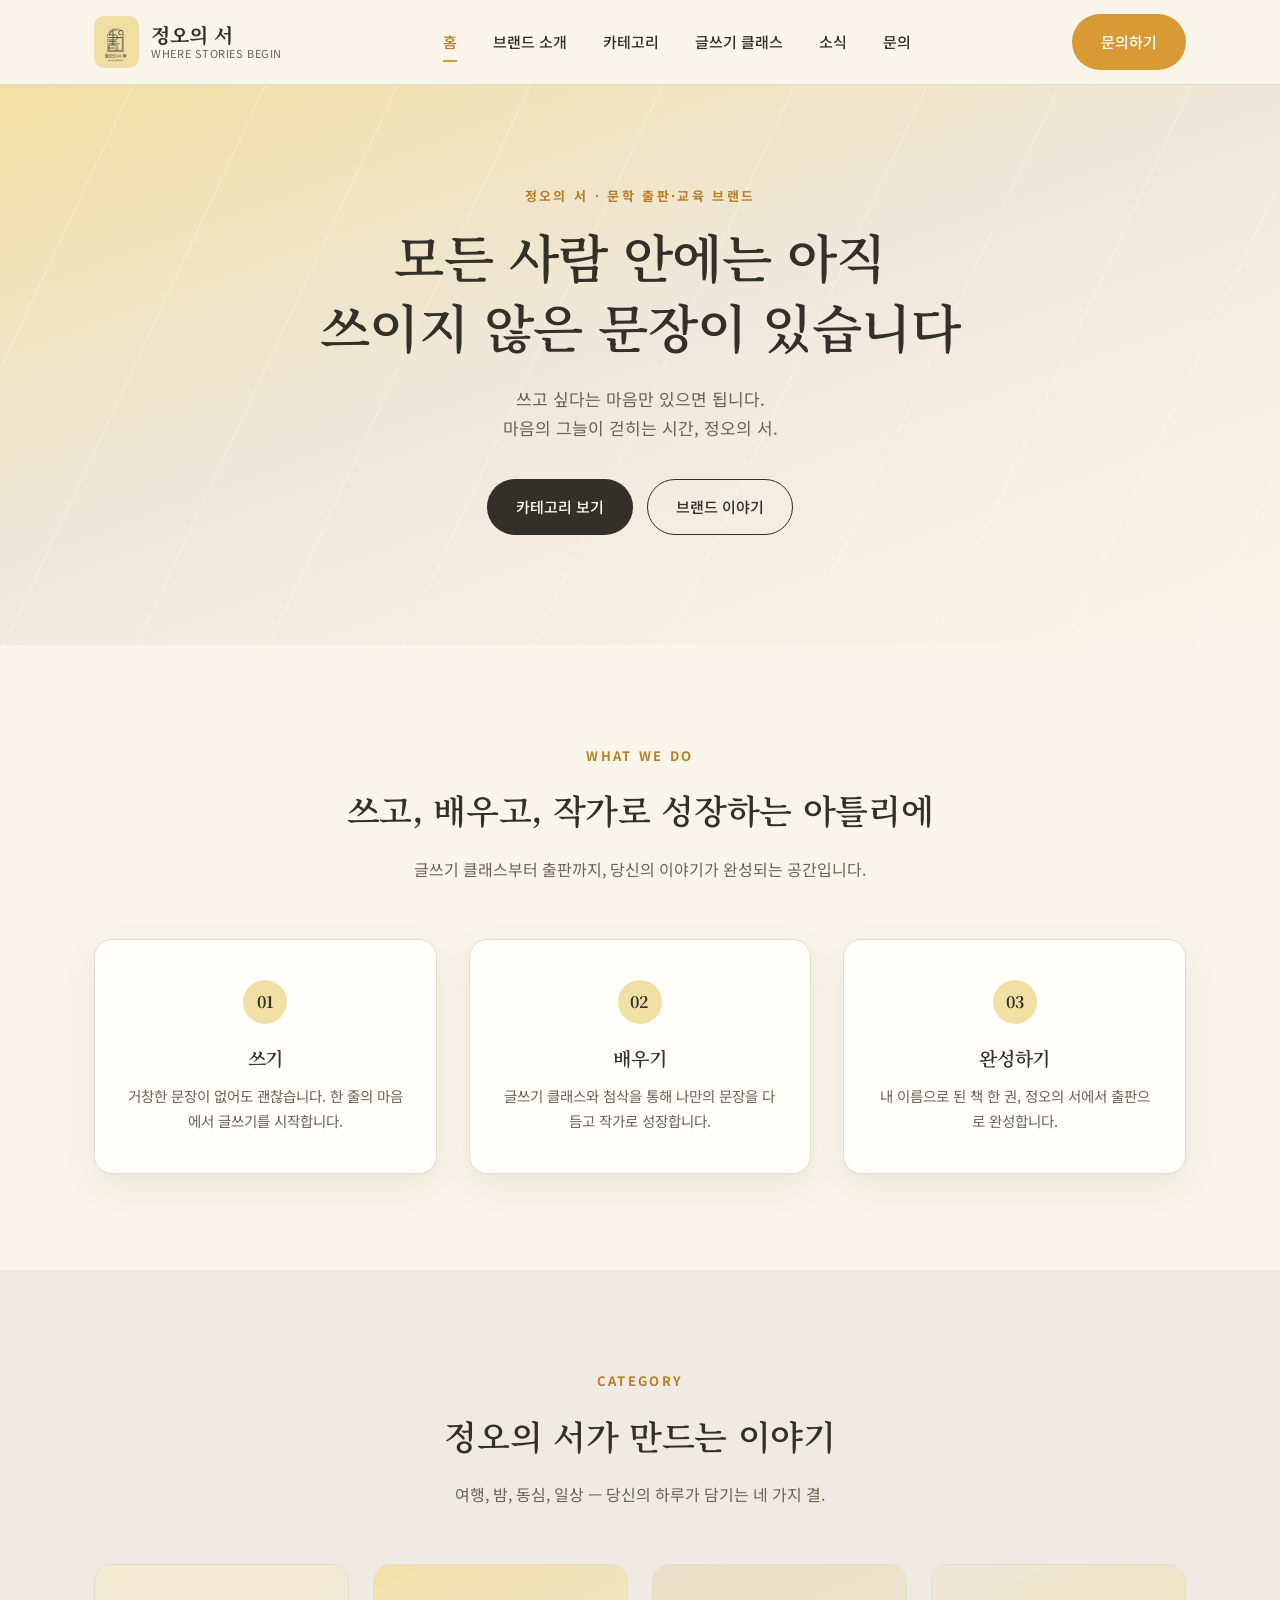
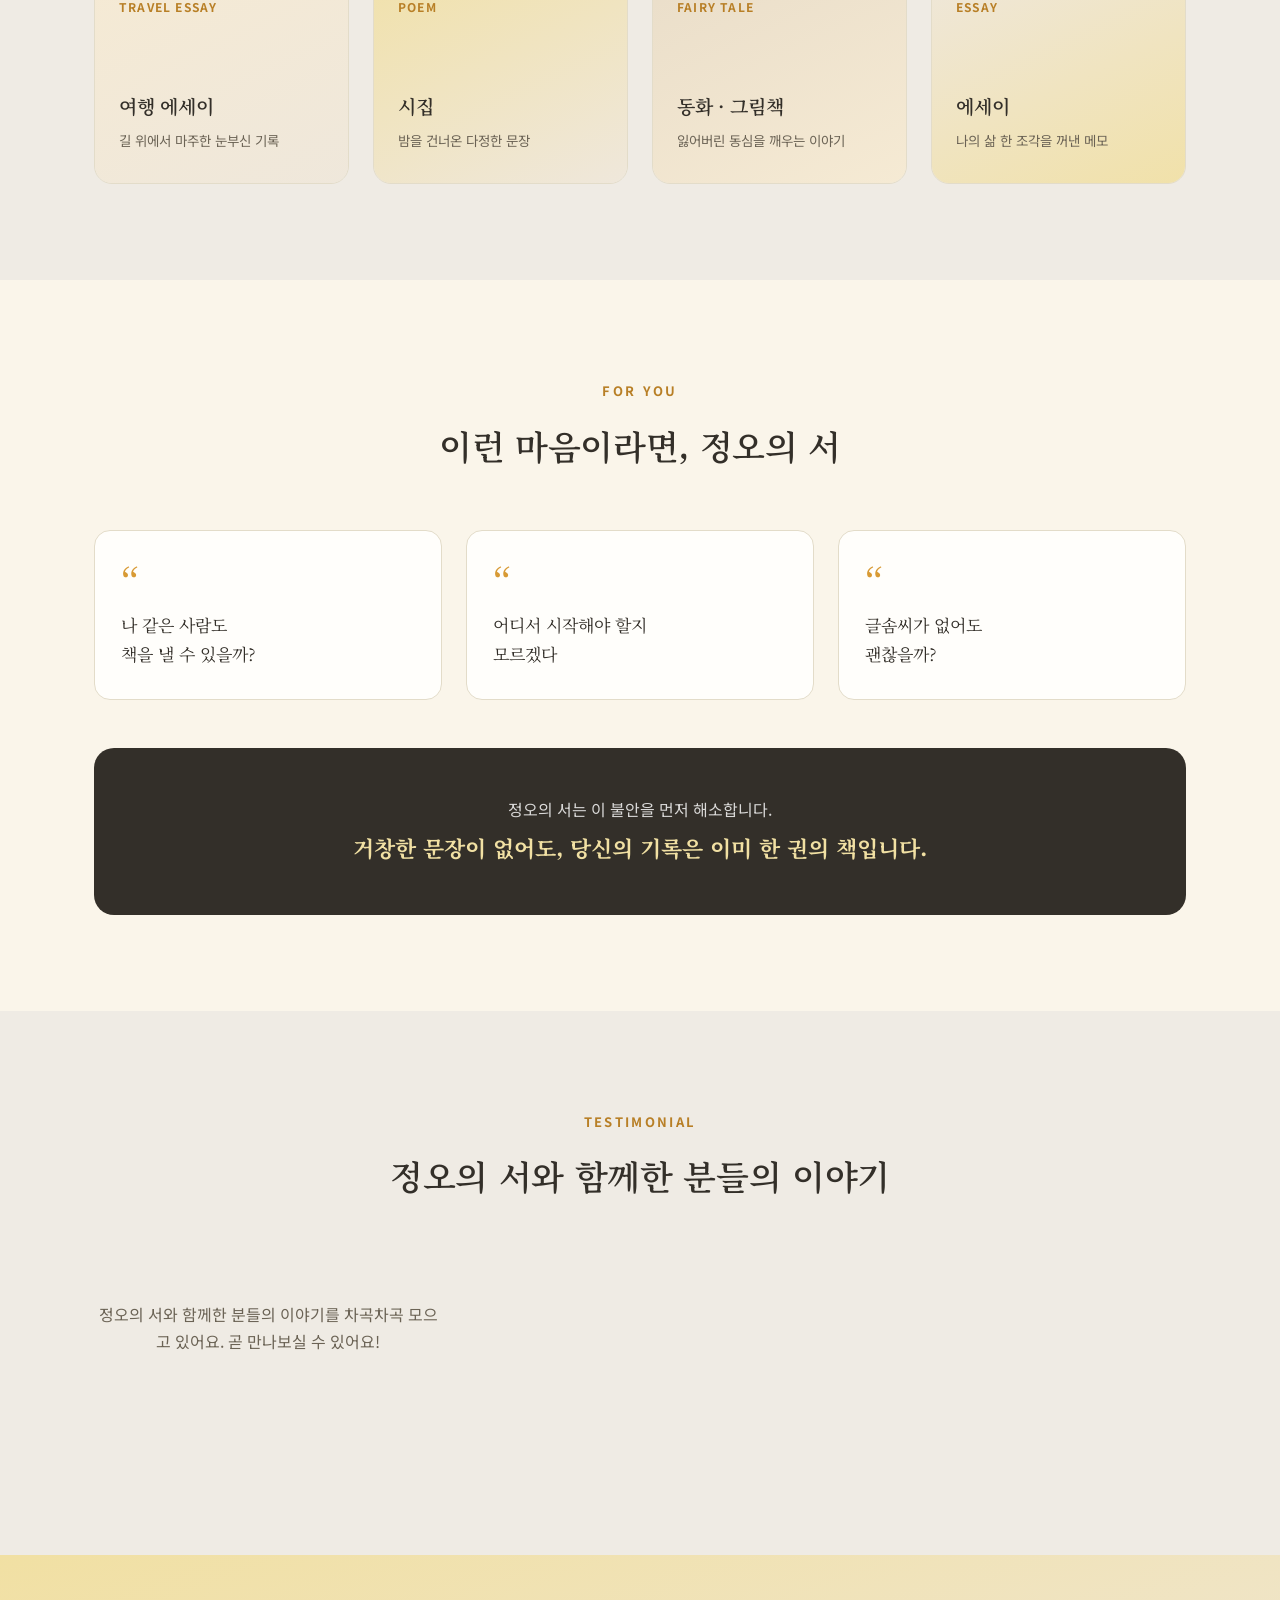
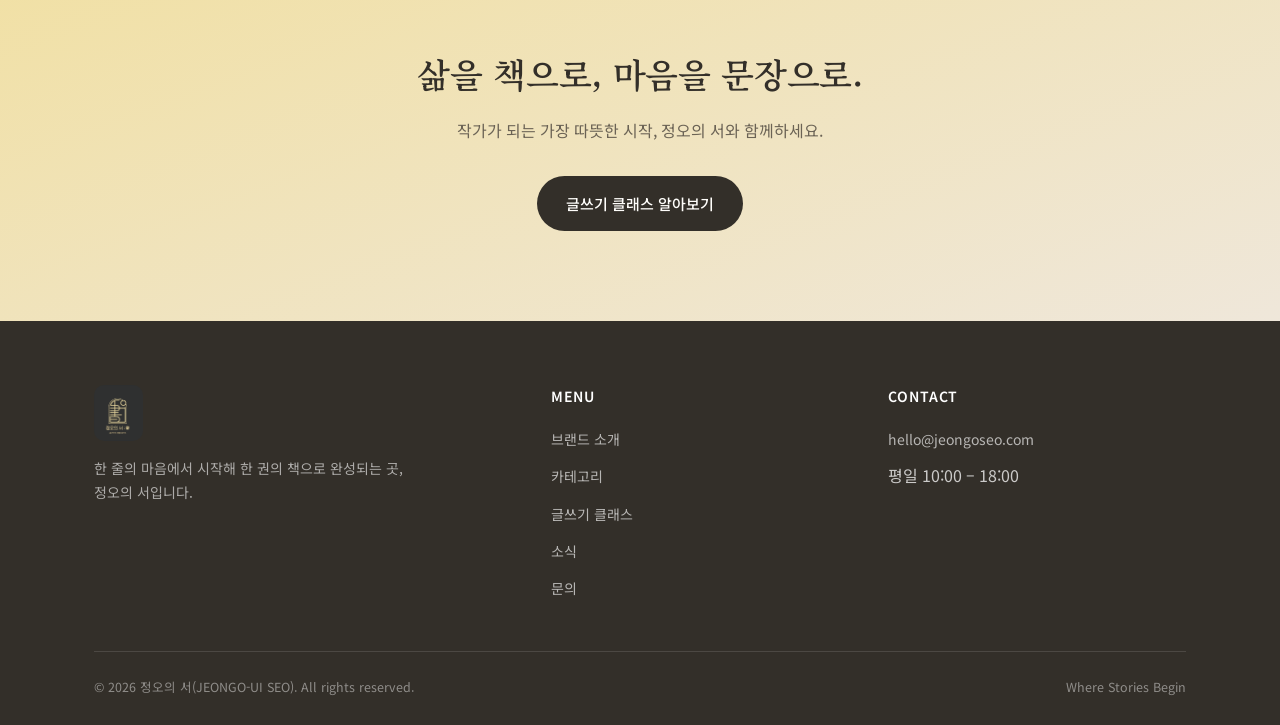
<file: index.html>
<!doctype html>
<html lang="ko">
<head>
<meta charset="UTF-8">
<meta name="viewport" content="width=device-width, initial-scale=1.0">
<title>정오의 서 — 삶을 책으로, 마음을 문장으로</title>
<meta name="description" content="정오의 서는 감성 글쓰기와 나만의 기록을 원하는 이들을 위한 문학 출판·교육 브랜드입니다. 글쓰기 클래스부터 출판까지, 당신의 이야기를 완성합니다.">
<link rel="icon" href="logo-badge-mango.png">
<link rel="stylesheet" href="style.css">
</head>
<body>

<header class="site-header">
  <div class="container">
    <a href="index.html" class="brand">
      <img src="logo-badge-mango.png" alt="정오의 서 로고">
      <span class="brand-name">정오의 서<small>WHERE STORIES BEGIN</small></span>
    </a>
    <nav class="main-nav">
      <ul>
        <li><a href="index.html">홈</a></li>
        <li><a href="about.html">브랜드 소개</a></li>
        <li><a href="category.html">카테고리</a></li>
        <li><a href="class.html">글쓰기 클래스</a></li>
        <li><a href="news.html">소식</a></li>
        <li><a href="contact.html">문의</a></li>
      </ul>
    </nav>
    <div class="header-cta">
      <a href="contact.html" class="btn btn-accent">문의하기</a>
      <button class="nav-toggle" aria-label="메뉴 열기" aria-expanded="false">
        <span></span><span></span><span></span>
      </button>
    </div>
  </div>
</header>

<section class="hero">
  <div class="container">
    <span class="eyebrow">정오의 서 · 문학 출판·교육 브랜드</span>
    <h1>모든 사람 안에는 아직<br>쓰이지 않은 문장이 있습니다</h1>
    <p class="lead">쓰고 싶다는 마음만 있으면 됩니다.<br>마음의 그늘이 걷히는 시간, 정오의 서.</p>
    <div class="hero-actions">
      <a href="category.html" class="btn btn-primary">카테고리 보기</a>
      <a href="about.html" class="btn btn-outline">브랜드 이야기</a>
    </div>
  </div>
</section>

<section>
  <div class="container">
    <div class="section-head">
      <span class="eyebrow">WHAT WE DO</span>
      <h2>쓰고, 배우고, 작가로 성장하는 아틀리에</h2>
      <p>글쓰기 클래스부터 출판까지, 당신의 이야기가 완성되는 공간입니다.</p>
    </div>
    <div class="pillars">
      <div class="pillar">
        <span class="num">01</span>
        <h3>쓰기</h3>
        <p>거창한 문장이 없어도 괜찮습니다. 한 줄의 마음에서 글쓰기를 시작합니다.</p>
      </div>
      <div class="pillar">
        <span class="num">02</span>
        <h3>배우기</h3>
        <p>글쓰기 클래스와 첨삭을 통해 나만의 문장을 다듬고 작가로 성장합니다.</p>
      </div>
      <div class="pillar">
        <span class="num">03</span>
        <h3>완성하기</h3>
        <p>내 이름으로 된 책 한 권, 정오의 서에서 출판으로 완성합니다.</p>
      </div>
    </div>
  </div>
</section>

<section class="section-alt">
  <div class="container">
    <div class="section-head">
      <span class="eyebrow">CATEGORY</span>
      <h2>정오의 서가 만드는 이야기</h2>
      <p>여행, 밤, 동심, 일상 — 당신의 하루가 담기는 네 가지 결.</p>
    </div>
    <div class="cat-grid">
      <a href="category.html#travel" class="cat-card cat-1">
        <span class="tag">TRAVEL ESSAY</span>
        <h3>여행 에세이</h3>
        <p>길 위에서 마주한 눈부신 기록</p>
      </a>
      <a href="category.html#poem" class="cat-card cat-2">
        <span class="tag">POEM</span>
        <h3>시집</h3>
        <p>밤을 건너온 다정한 문장</p>
      </a>
      <a href="category.html#tale" class="cat-card cat-3">
        <span class="tag">FAIRY TALE</span>
        <h3>동화 · 그림책</h3>
        <p>잃어버린 동심을 깨우는 이야기</p>
      </a>
      <a href="category.html#essay" class="cat-card cat-4">
        <span class="tag">ESSAY</span>
        <h3>에세이</h3>
        <p>나의 삶 한 조각을 꺼낸 메모</p>
      </a>
    </div>
  </div>
</section>

<section>
  <div class="container">
    <div class="section-head">
      <span class="eyebrow">FOR YOU</span>
      <h2>이런 마음이라면, 정오의 서</h2>
    </div>
    <div class="quote-grid">
      <div class="quote-card">나 같은 사람도<br>책을 낼 수 있을까?</div>
      <div class="quote-card">어디서 시작해야 할지<br>모르겠다</div>
      <div class="quote-card">글솜씨가 없어도<br>괜찮을까?</div>
    </div>
    <div class="resolve-banner">
      <p>정오의 서는 이 불안을 먼저 해소합니다.</p>
      <strong>거창한 문장이 없어도, 당신의 기록은 이미 한 권의 책입니다.</strong>
    </div>
  </div>
</section>

<section class="section-alt">
  <div class="container">
    <div class="section-head">
      <span class="eyebrow">TESTIMONIAL</span>
      <h2>정오의 서와 함께한 분들의 이야기</h2>
    </div>
    <div id="testimonial-list" class="quote-grid">
      <p class="notice-status">불러오는 중입니다…</p>
    </div>
  </div>
</section>

<section class="cta-banner">
  <div class="container">
    <h2>삶을 책으로, 마음을 문장으로.</h2>
    <p>작가가 되는 가장 따뜻한 시작, 정오의 서와 함께하세요.</p>
    <a href="class.html" class="btn btn-primary">글쓰기 클래스 알아보기</a>
  </div>
</section>

<footer class="site-footer">
  <div class="container">
    <div class="footer-top">
      <div class="footer-brand">
        <img src="logo-badge-dark.png" alt="정오의 서 로고">
        <p>한 줄의 마음에서 시작해 한 권의 책으로 완성되는 곳, 정오의 서입니다.</p>
      </div>
      <div class="footer-col">
        <h4>MENU</h4>
        <ul>
          <li><a href="about.html">브랜드 소개</a></li>
          <li><a href="category.html">카테고리</a></li>
          <li><a href="class.html">글쓰기 클래스</a></li>
          <li><a href="news.html">소식</a></li>
          <li><a href="contact.html">문의</a></li>
        </ul>
      </div>
      <div class="footer-col">
        <h4>CONTACT</h4>
        <ul>
          <li><a href="mailto:hello@jeongoseo.com">hello@jeongoseo.com</a></li>
          <li>평일 10:00 – 18:00</li>
        </ul>
      </div>
    </div>
    <div class="footer-bottom">
      <span>© 2026 정오의 서(JEONGO-UI SEO). All rights reserved.</span>
      <span>Where Stories Begin</span>
    </div>
  </div>
</footer>

<script src="main.js"></script>
<script>
(function () {
  var REPO = "dldpdls1020/jeongoseo-website";
  var listEl = document.getElementById("testimonial-list");

  function escapeHtml(str) {
    var div = document.createElement("div");
    div.textContent = str;
    return div.innerHTML;
  }

  fetch("https://api.github.com/repos/" + REPO + "/contents/content/testimonials?ref=main")
    .then(function (r) { if (!r.ok) throw new Error("empty"); return r.json(); })
    .then(function (items) {
      var files = items.filter(function (it) { return it.name.endsWith(".json"); });
      if (files.length === 0) throw new Error("empty");
      return Promise.all(files.map(function (f) {
        return fetch(f.download_url).then(function (r) { return r.json(); });
      }));
    })
    .then(function (entries) {
      entries = entries.filter(function (e) { return e.public !== false; });
      if (entries.length === 0) throw new Error("empty");
      listEl.innerHTML = entries.slice(0, 3).map(function (e) {
        return '<div class="quote-card">' + escapeHtml(e.quote || "") +
          '<div style="margin-top:14px; font-family:var(--sans); font-size:13px; color:var(--ink-soft);">' +
          escapeHtml(e.name || "") + (e.role ? ' · ' + escapeHtml(e.role) : '') + '</div></div>';
      }).join("");
    })
    .catch(function () {
      listEl.innerHTML = '<p class="notice-status">정오의 서와 함께한 분들의 이야기를 차곡차곡 모으고 있어요. 곧 만나보실 수 있어요!</p>';
    });
})();
</script>
</body>
</html>
</file>
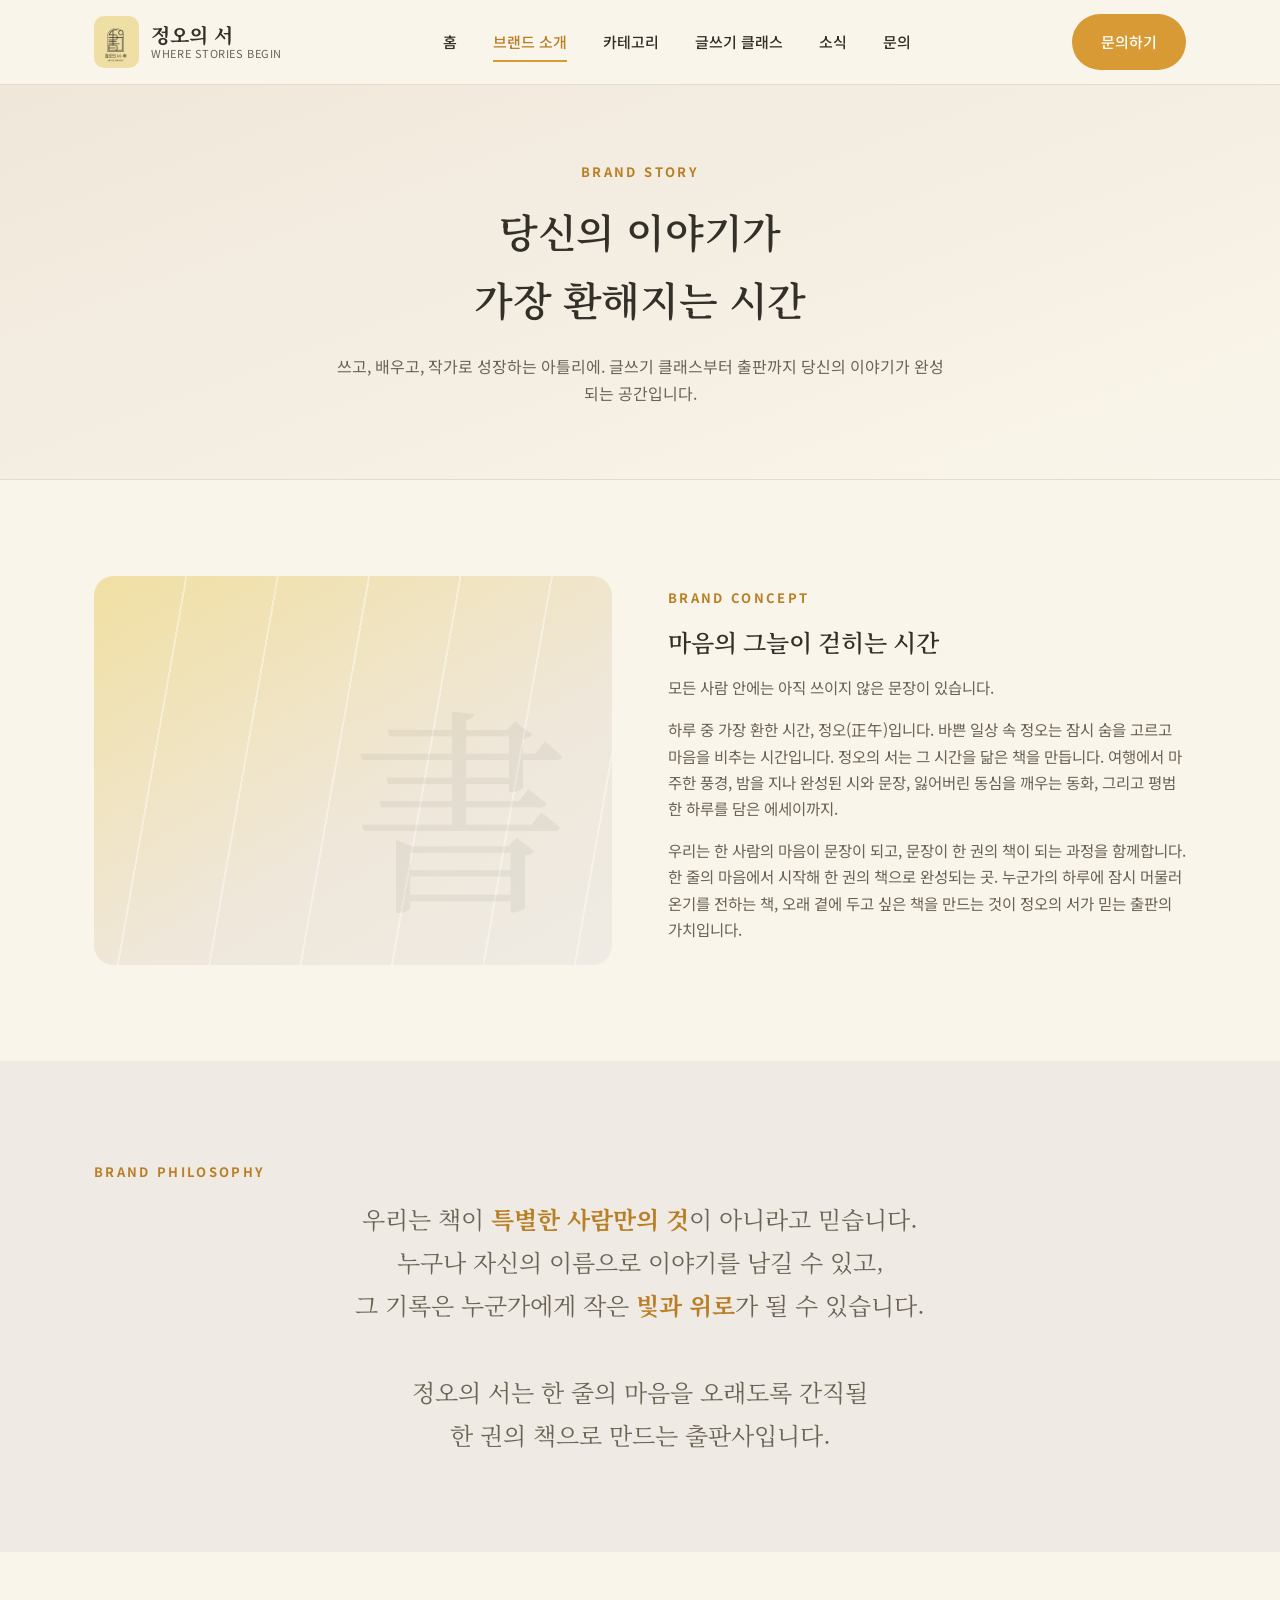
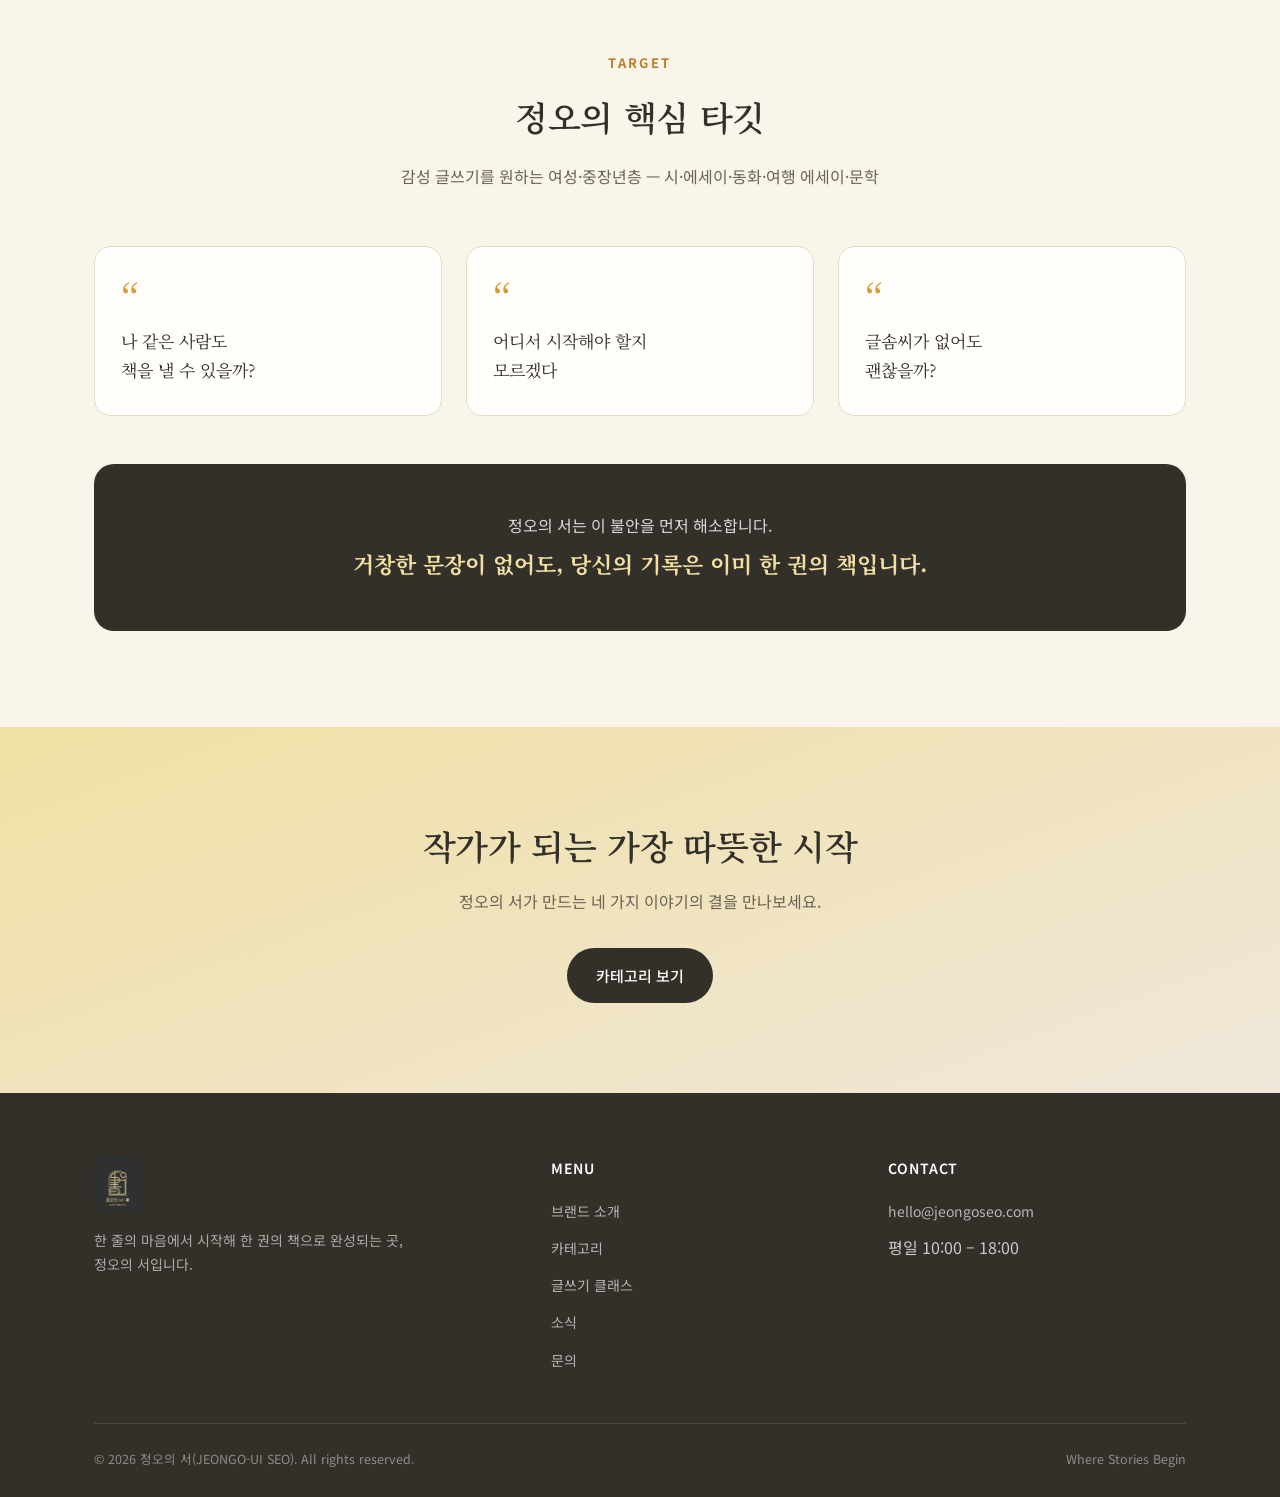
<file: about.html>
<!doctype html>
<html lang="ko">
<head>
<meta charset="UTF-8">
<meta name="viewport" content="width=device-width, initial-scale=1.0">
<title>브랜드 소개 — 정오의 서</title>
<meta name="description" content="정오(正午), 하루 중 가장 환한 시간처럼 마음의 그늘이 걷히는 순간을 책으로 만드는 정오의 서의 브랜드 이야기입니다.">
<link rel="icon" href="logo-badge-mango.png">
<link rel="stylesheet" href="style.css">
</head>
<body>

<header class="site-header">
  <div class="container">
    <a href="index.html" class="brand">
      <img src="logo-badge-mango.png" alt="정오의 서 로고">
      <span class="brand-name">정오의 서<small>WHERE STORIES BEGIN</small></span>
    </a>
    <nav class="main-nav">
      <ul>
        <li><a href="index.html">홈</a></li>
        <li><a href="about.html">브랜드 소개</a></li>
        <li><a href="category.html">카테고리</a></li>
        <li><a href="class.html">글쓰기 클래스</a></li>
        <li><a href="news.html">소식</a></li>
        <li><a href="contact.html">문의</a></li>
      </ul>
    </nav>
    <div class="header-cta">
      <a href="contact.html" class="btn btn-accent">문의하기</a>
      <button class="nav-toggle" aria-label="메뉴 열기" aria-expanded="false">
        <span></span><span></span><span></span>
      </button>
    </div>
  </div>
</header>

<section class="page-hero">
  <div class="container">
    <span class="eyebrow">BRAND STORY</span>
    <h1>당신의 이야기가<br>가장 환해지는 시간</h1>
    <p>쓰고, 배우고, 작가로 성장하는 아틀리에. 글쓰기 클래스부터 출판까지 당신의 이야기가 완성되는 공간입니다.</p>
  </div>
</section>

<section>
  <div class="container story-block">
    <div class="story-visual" aria-hidden="true"></div>
    <div class="story-copy">
      <span class="eyebrow">BRAND CONCEPT</span>
      <h2>마음의 그늘이 걷히는 시간</h2>
      <p>모든 사람 안에는 아직 쓰이지 않은 문장이 있습니다.</p>
      <p>하루 중 가장 환한 시간, 정오(正午)입니다. 바쁜 일상 속 정오는 잠시 숨을 고르고 마음을 비추는 시간입니다. 정오의 서는 그 시간을 닮은 책을 만듭니다. 여행에서 마주한 풍경, 밤을 지나 완성된 시와 문장, 잃어버린 동심을 깨우는 동화, 그리고 평범한 하루를 담은 에세이까지.</p>
      <p>우리는 한 사람의 마음이 문장이 되고, 문장이 한 권의 책이 되는 과정을 함께합니다. 한 줄의 마음에서 시작해 한 권의 책으로 완성되는 곳. 누군가의 하루에 잠시 머물러 온기를 전하는 책, 오래 곁에 두고 싶은 책을 만드는 것이 정오의 서가 믿는 출판의 가치입니다.</p>
    </div>
  </div>
</section>

<section class="section-alt">
  <div class="container">
    <span class="eyebrow">BRAND PHILOSOPHY</span>
    <p class="philosophy">우리는 책이 <strong>특별한 사람만의 것</strong>이 아니라고 믿습니다.<br>
    누구나 자신의 이름으로 이야기를 남길 수 있고,<br>
    그 기록은 누군가에게 작은 <strong>빛과 위로</strong>가 될 수 있습니다.<br><br>
    정오의 서는 한 줄의 마음을 오래도록 간직될<br>한 권의 책으로 만드는 출판사입니다.</p>
  </div>
</section>

<section>
  <div class="container">
    <div class="section-head">
      <span class="eyebrow">TARGET</span>
      <h2>정오의 핵심 타깃</h2>
      <p>감성 글쓰기를 원하는 여성·중장년층 — 시·에세이·동화·여행 에세이·문학</p>
    </div>
    <div class="quote-grid">
      <div class="quote-card">나 같은 사람도<br>책을 낼 수 있을까?</div>
      <div class="quote-card">어디서 시작해야 할지<br>모르겠다</div>
      <div class="quote-card">글솜씨가 없어도<br>괜찮을까?</div>
    </div>
    <div class="resolve-banner">
      <p>정오의 서는 이 불안을 먼저 해소합니다.</p>
      <strong>거창한 문장이 없어도, 당신의 기록은 이미 한 권의 책입니다.</strong>
    </div>
  </div>
</section>

<section class="cta-banner">
  <div class="container">
    <h2>작가가 되는 가장 따뜻한 시작</h2>
    <p>정오의 서가 만드는 네 가지 이야기의 결을 만나보세요.</p>
    <a href="category.html" class="btn btn-primary">카테고리 보기</a>
  </div>
</section>

<footer class="site-footer">
  <div class="container">
    <div class="footer-top">
      <div class="footer-brand">
        <img src="logo-badge-dark.png" alt="정오의 서 로고">
        <p>한 줄의 마음에서 시작해 한 권의 책으로 완성되는 곳, 정오의 서입니다.</p>
      </div>
      <div class="footer-col">
        <h4>MENU</h4>
        <ul>
          <li><a href="about.html">브랜드 소개</a></li>
          <li><a href="category.html">카테고리</a></li>
          <li><a href="class.html">글쓰기 클래스</a></li>
          <li><a href="news.html">소식</a></li>
          <li><a href="contact.html">문의</a></li>
        </ul>
      </div>
      <div class="footer-col">
        <h4>CONTACT</h4>
        <ul>
          <li><a href="mailto:hello@jeongoseo.com">hello@jeongoseo.com</a></li>
          <li>평일 10:00 – 18:00</li>
        </ul>
      </div>
    </div>
    <div class="footer-bottom">
      <span>© 2026 정오의 서(JEONGO-UI SEO). All rights reserved.</span>
      <span>Where Stories Begin</span>
    </div>
  </div>
</footer>

<script src="main.js"></script>
</body>
</html>
</file>
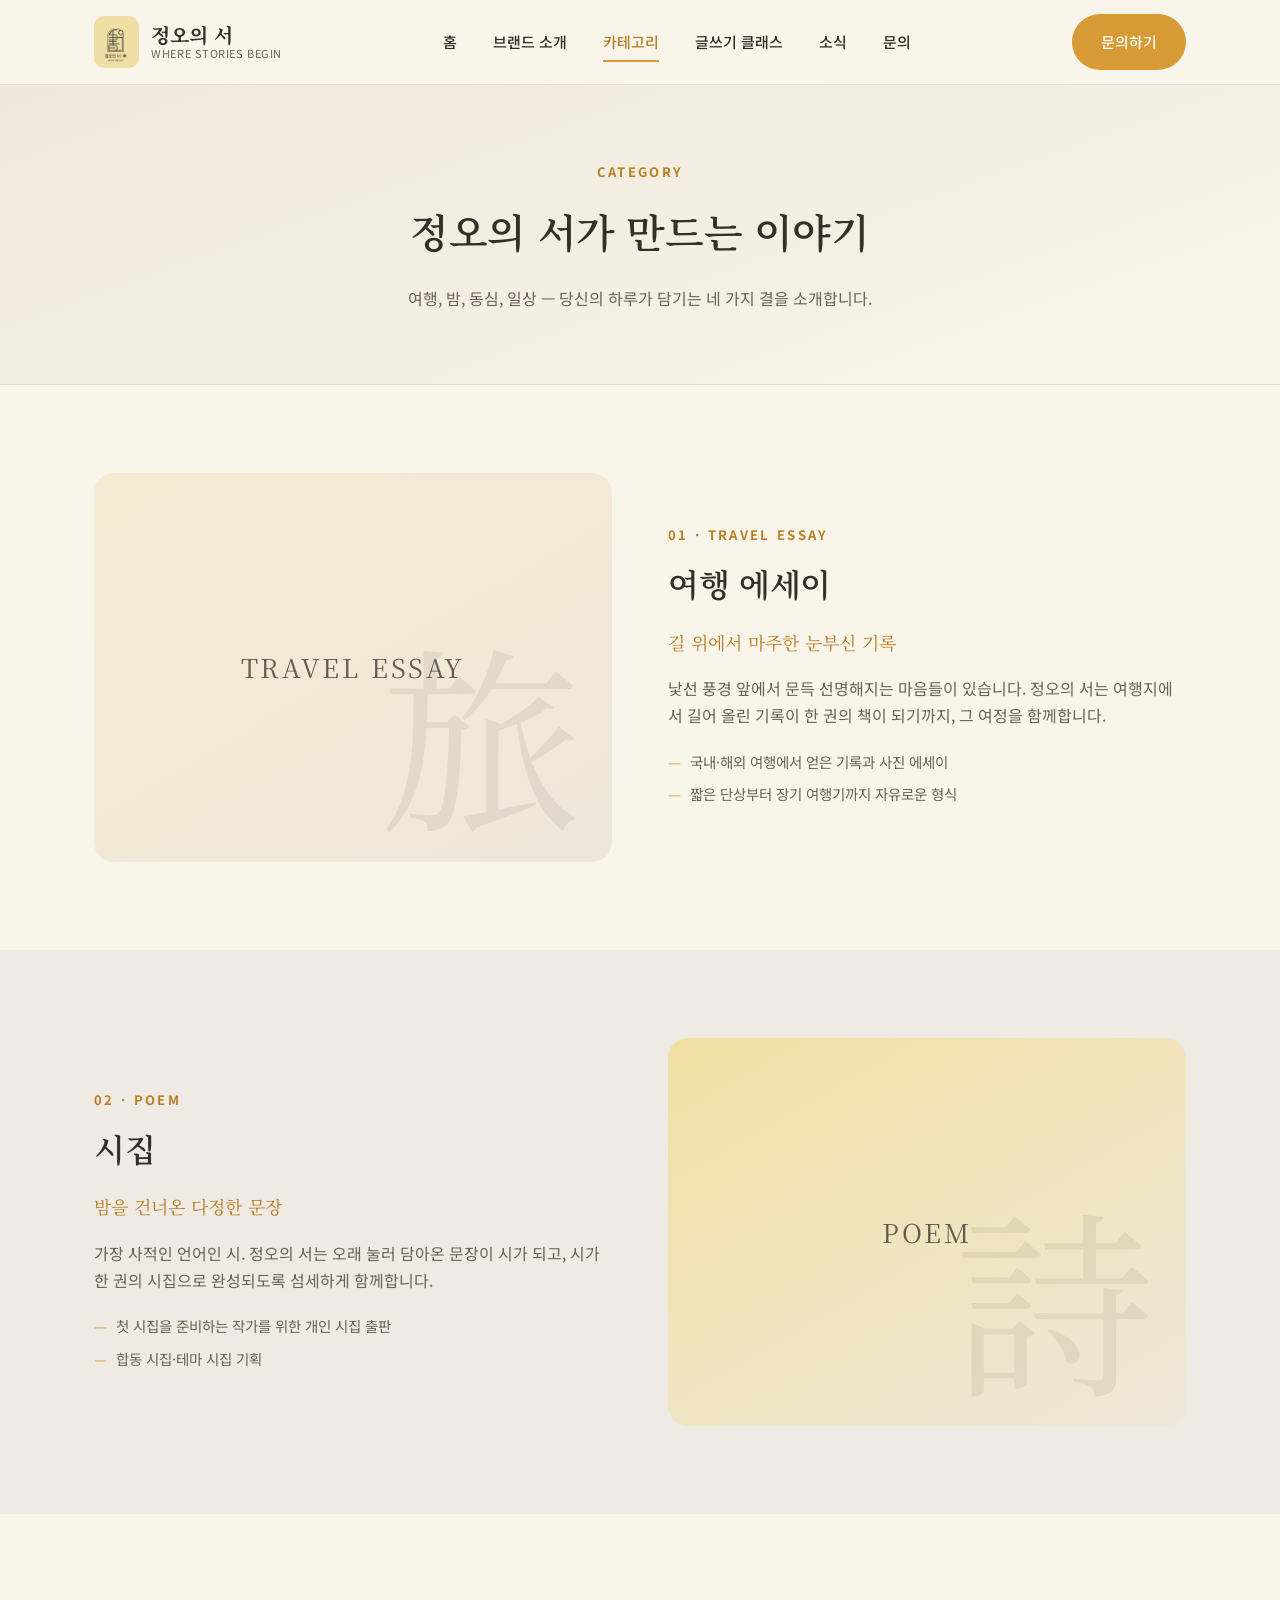
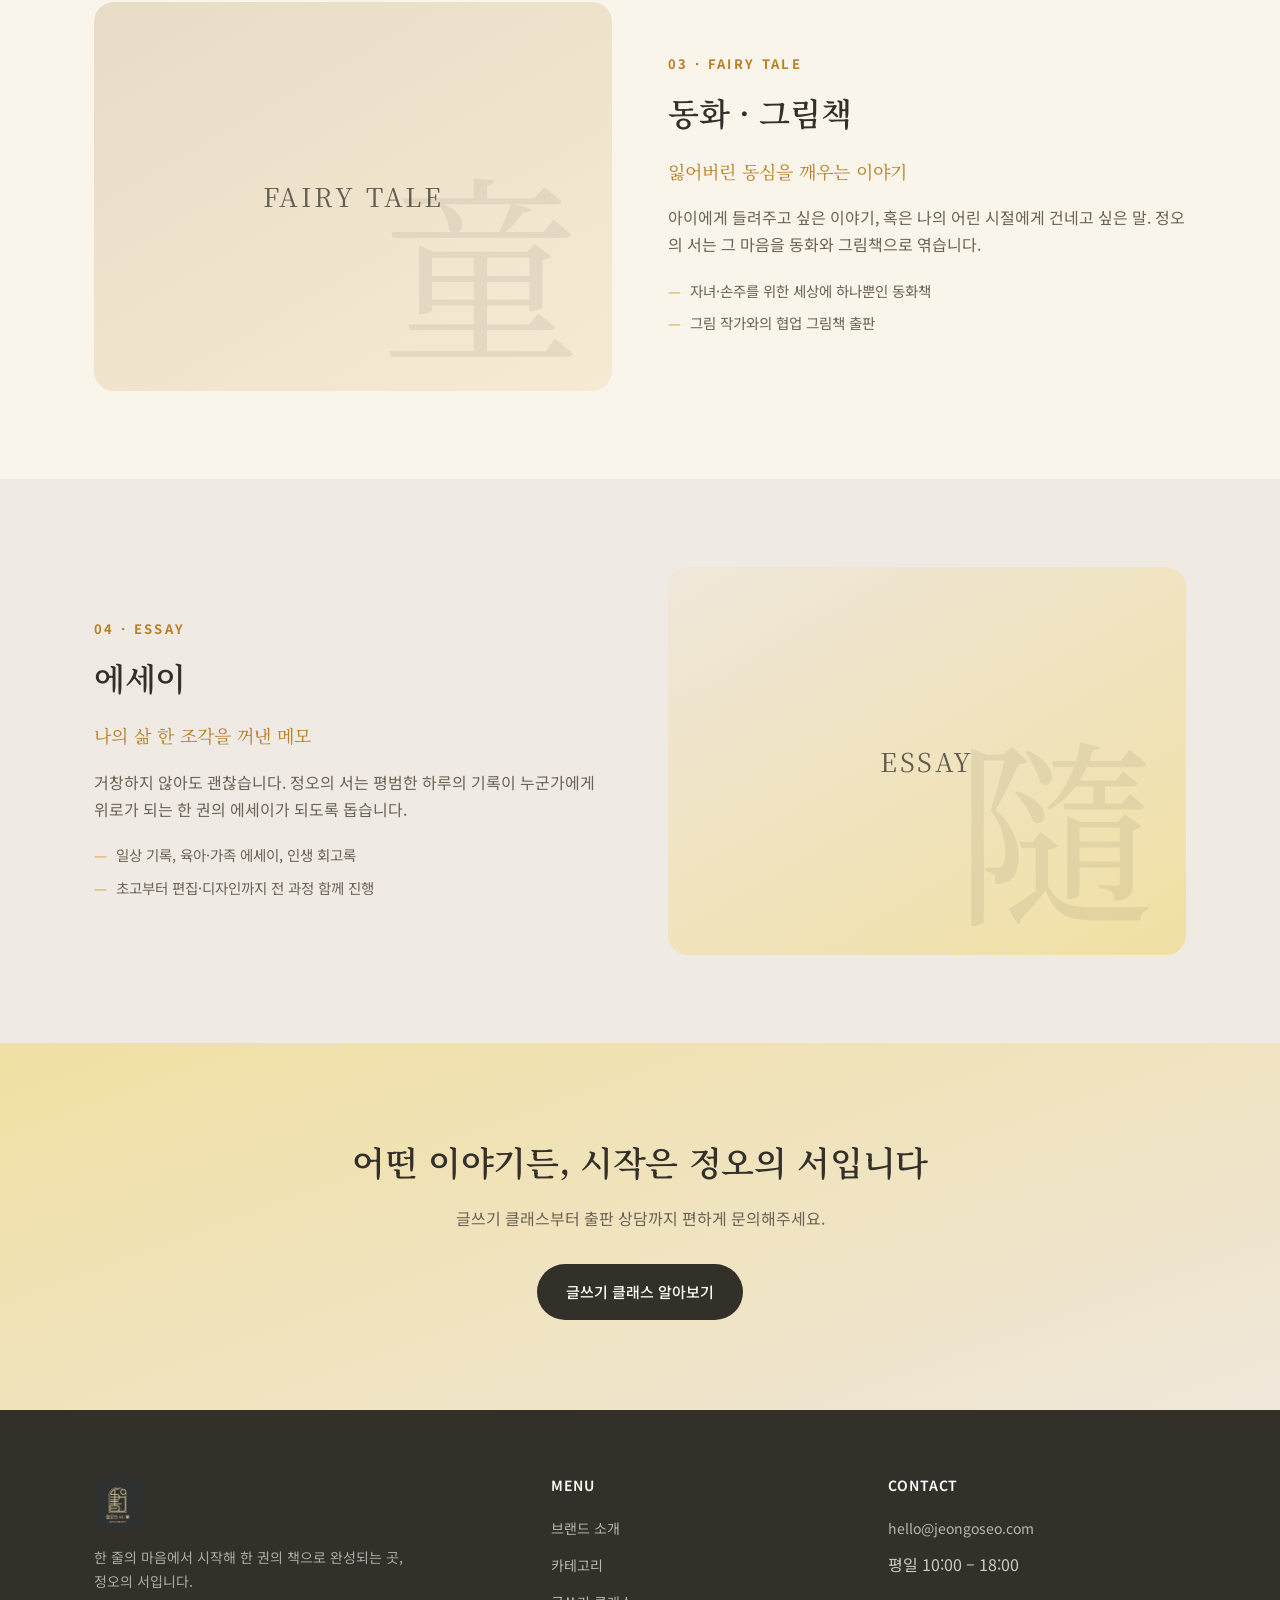
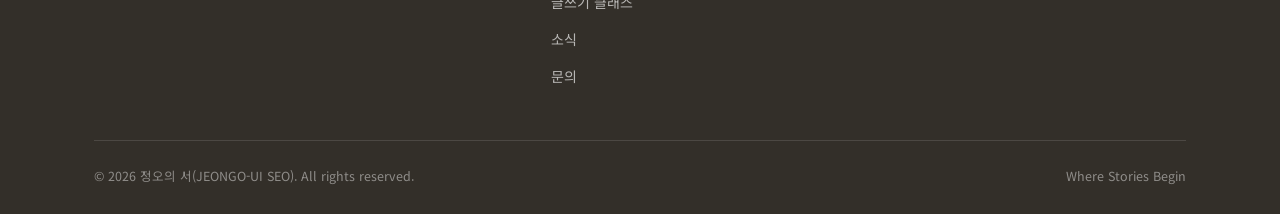
<file: category.html>
<!doctype html>
<html lang="ko">
<head>
<meta charset="UTF-8">
<meta name="viewport" content="width=device-width, initial-scale=1.0">
<title>카테고리 — 정오의 서</title>
<meta name="description" content="여행 에세이, 시집, 동화·그림책, 에세이. 정오의 서가 만드는 네 가지 이야기의 결을 소개합니다.">
<link rel="icon" href="logo-badge-mango.png">
<link rel="stylesheet" href="style.css">
</head>
<body>

<header class="site-header">
  <div class="container">
    <a href="index.html" class="brand">
      <img src="logo-badge-mango.png" alt="정오의 서 로고">
      <span class="brand-name">정오의 서<small>WHERE STORIES BEGIN</small></span>
    </a>
    <nav class="main-nav">
      <ul>
        <li><a href="index.html">홈</a></li>
        <li><a href="about.html">브랜드 소개</a></li>
        <li><a href="category.html">카테고리</a></li>
        <li><a href="class.html">글쓰기 클래스</a></li>
        <li><a href="news.html">소식</a></li>
        <li><a href="contact.html">문의</a></li>
      </ul>
    </nav>
    <div class="header-cta">
      <a href="contact.html" class="btn btn-accent">문의하기</a>
      <button class="nav-toggle" aria-label="메뉴 열기" aria-expanded="false">
        <span></span><span></span><span></span>
      </button>
    </div>
  </div>
</header>

<section class="page-hero">
  <div class="container">
    <span class="eyebrow">CATEGORY</span>
    <h1>정오의 서가 만드는 이야기</h1>
    <p>여행, 밤, 동심, 일상 — 당신의 하루가 담기는 네 가지 결을 소개합니다.</p>
  </div>
</section>

<section id="travel" class="cat-detail">
  <div class="container inner">
    <div class="visual visual-travel" data-glyph="旅"><span class="mark">TRAVEL ESSAY</span></div>
    <div class="copy">
      <span class="eyebrow">01 · TRAVEL ESSAY</span>
      <h2>여행 에세이</h2>
      <p class="line">길 위에서 마주한 눈부신 기록</p>
      <p>낯선 풍경 앞에서 문득 선명해지는 마음들이 있습니다. 정오의 서는 여행지에서 길어 올린 기록이 한 권의 책이 되기까지, 그 여정을 함께합니다.</p>
      <ul>
        <li>국내·해외 여행에서 얻은 기록과 사진 에세이</li>
        <li>짧은 단상부터 장기 여행기까지 자유로운 형식</li>
      </ul>
    </div>
  </div>
</section>

<section id="poem" class="cat-detail">
  <div class="container inner reverse">
    <div class="copy">
      <span class="eyebrow">02 · POEM</span>
      <h2>시집</h2>
      <p class="line">밤을 건너온 다정한 문장</p>
      <p>가장 사적인 언어인 시. 정오의 서는 오래 눌러 담아온 문장이 시가 되고, 시가 한 권의 시집으로 완성되도록 섬세하게 함께합니다.</p>
      <ul>
        <li>첫 시집을 준비하는 작가를 위한 개인 시집 출판</li>
        <li>합동 시집·테마 시집 기획</li>
      </ul>
    </div>
    <div class="visual visual-poem" data-glyph="詩"><span class="mark">POEM</span></div>
  </div>
</section>

<section id="tale" class="cat-detail">
  <div class="container inner">
    <div class="visual visual-tale" data-glyph="童"><span class="mark">FAIRY TALE</span></div>
    <div class="copy">
      <span class="eyebrow">03 · FAIRY TALE</span>
      <h2>동화 · 그림책</h2>
      <p class="line">잃어버린 동심을 깨우는 이야기</p>
      <p>아이에게 들려주고 싶은 이야기, 혹은 나의 어린 시절에게 건네고 싶은 말. 정오의 서는 그 마음을 동화와 그림책으로 엮습니다.</p>
      <ul>
        <li>자녀·손주를 위한 세상에 하나뿐인 동화책</li>
        <li>그림 작가와의 협업 그림책 출판</li>
      </ul>
    </div>
  </div>
</section>

<section id="essay" class="cat-detail">
  <div class="container inner reverse">
    <div class="copy">
      <span class="eyebrow">04 · ESSAY</span>
      <h2>에세이</h2>
      <p class="line">나의 삶 한 조각을 꺼낸 메모</p>
      <p>거창하지 않아도 괜찮습니다. 정오의 서는 평범한 하루의 기록이 누군가에게 위로가 되는 한 권의 에세이가 되도록 돕습니다.</p>
      <ul>
        <li>일상 기록, 육아·가족 에세이, 인생 회고록</li>
        <li>초고부터 편집·디자인까지 전 과정 함께 진행</li>
      </ul>
    </div>
    <div class="visual visual-essay" data-glyph="隨"><span class="mark">ESSAY</span></div>
  </div>
</section>

<section class="cta-banner">
  <div class="container">
    <h2>어떤 이야기든, 시작은 정오의 서입니다</h2>
    <p>글쓰기 클래스부터 출판 상담까지 편하게 문의해주세요.</p>
    <a href="class.html" class="btn btn-primary">글쓰기 클래스 알아보기</a>
  </div>
</section>

<footer class="site-footer">
  <div class="container">
    <div class="footer-top">
      <div class="footer-brand">
        <img src="logo-badge-dark.png" alt="정오의 서 로고">
        <p>한 줄의 마음에서 시작해 한 권의 책으로 완성되는 곳, 정오의 서입니다.</p>
      </div>
      <div class="footer-col">
        <h4>MENU</h4>
        <ul>
          <li><a href="about.html">브랜드 소개</a></li>
          <li><a href="category.html">카테고리</a></li>
          <li><a href="class.html">글쓰기 클래스</a></li>
          <li><a href="news.html">소식</a></li>
          <li><a href="contact.html">문의</a></li>
        </ul>
      </div>
      <div class="footer-col">
        <h4>CONTACT</h4>
        <ul>
          <li><a href="mailto:hello@jeongoseo.com">hello@jeongoseo.com</a></li>
          <li>평일 10:00 – 18:00</li>
        </ul>
      </div>
    </div>
    <div class="footer-bottom">
      <span>© 2026 정오의 서(JEONGO-UI SEO). All rights reserved.</span>
      <span>Where Stories Begin</span>
    </div>
  </div>
</footer>

<script src="main.js"></script>
</body>
</html>
</file>
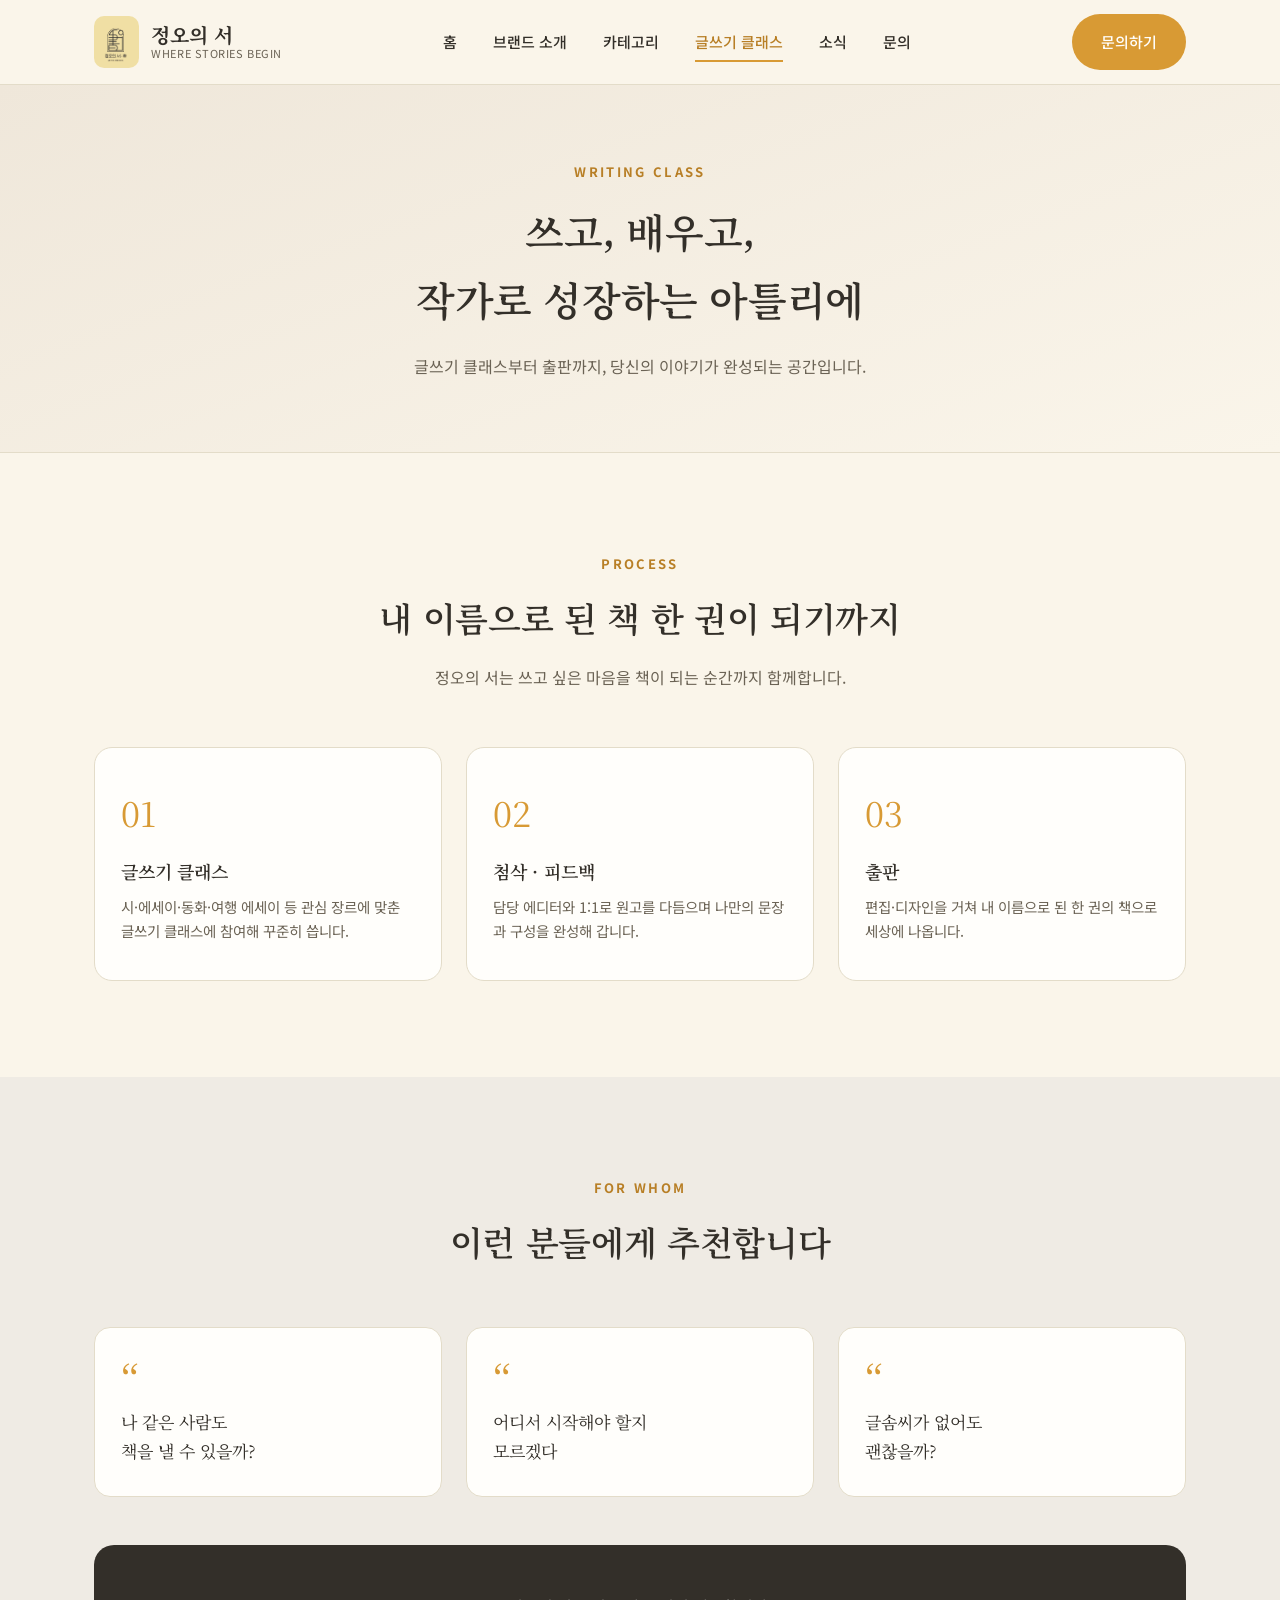
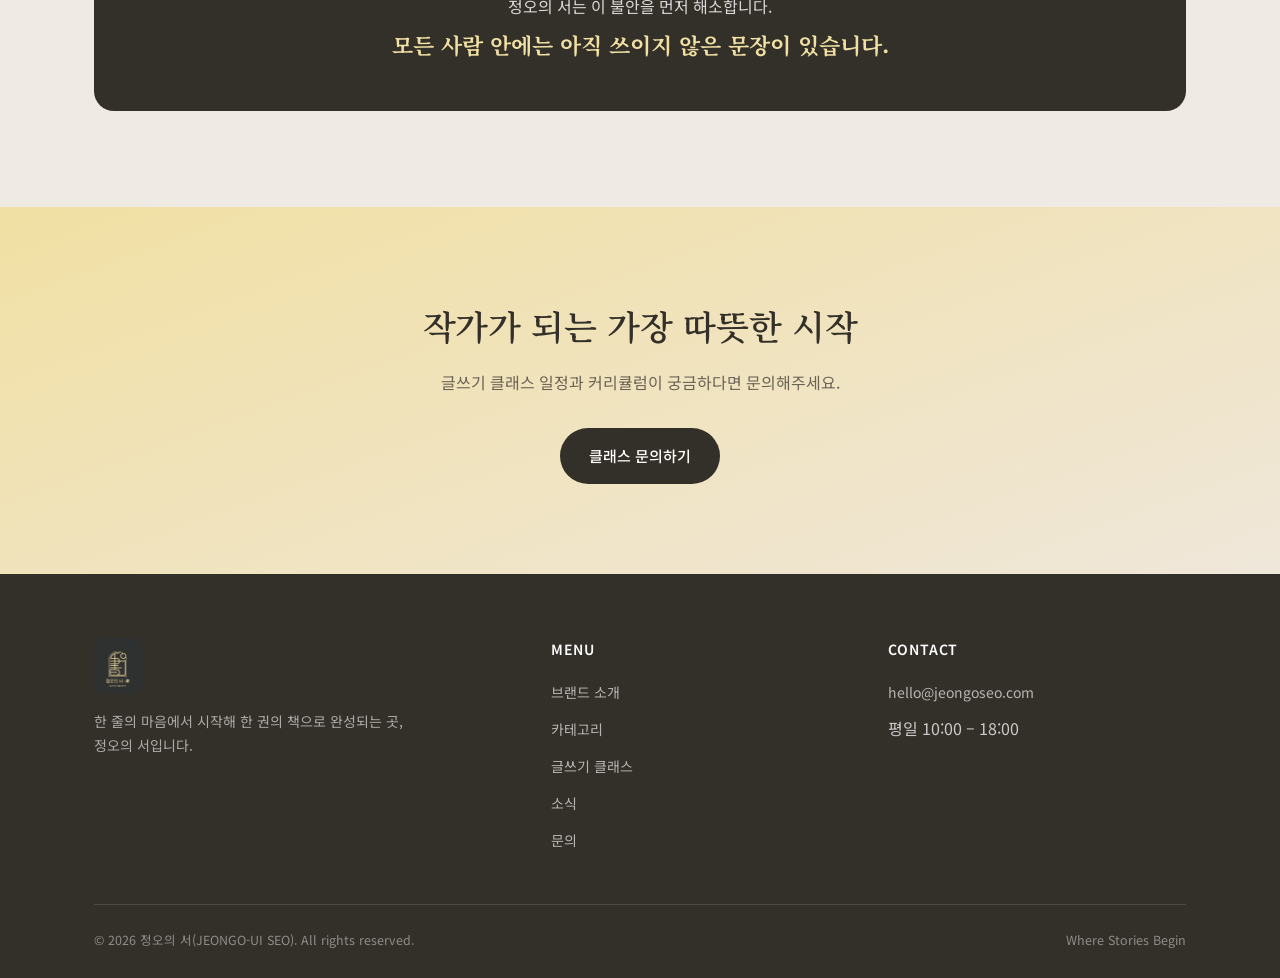
<file: class.html>
<!doctype html>
<html lang="ko">
<head>
<meta charset="UTF-8">
<meta name="viewport" content="width=device-width, initial-scale=1.0">
<title>글쓰기 클래스 — 정오의 서</title>
<meta name="description" content="쓰고, 배우고, 작가로 성장하는 아틀리에. 글쓰기 클래스부터 출판까지 정오의 서와 함께하세요.">
<link rel="icon" href="logo-badge-mango.png">
<link rel="stylesheet" href="style.css">
</head>
<body>

<header class="site-header">
  <div class="container">
    <a href="index.html" class="brand">
      <img src="logo-badge-mango.png" alt="정오의 서 로고">
      <span class="brand-name">정오의 서<small>WHERE STORIES BEGIN</small></span>
    </a>
    <nav class="main-nav">
      <ul>
        <li><a href="index.html">홈</a></li>
        <li><a href="about.html">브랜드 소개</a></li>
        <li><a href="category.html">카테고리</a></li>
        <li><a href="class.html">글쓰기 클래스</a></li>
        <li><a href="news.html">소식</a></li>
        <li><a href="contact.html">문의</a></li>
      </ul>
    </nav>
    <div class="header-cta">
      <a href="contact.html" class="btn btn-accent">문의하기</a>
      <button class="nav-toggle" aria-label="메뉴 열기" aria-expanded="false">
        <span></span><span></span><span></span>
      </button>
    </div>
  </div>
</header>

<section class="page-hero">
  <div class="container">
    <span class="eyebrow">WRITING CLASS</span>
    <h1>쓰고, 배우고,<br>작가로 성장하는 아틀리에</h1>
    <p>글쓰기 클래스부터 출판까지, 당신의 이야기가 완성되는 공간입니다.</p>
  </div>
</section>

<section>
  <div class="container">
    <div class="section-head">
      <span class="eyebrow">PROCESS</span>
      <h2>내 이름으로 된 책 한 권이 되기까지</h2>
      <p>정오의 서는 쓰고 싶은 마음을 책이 되는 순간까지 함께합니다.</p>
    </div>
    <div class="timeline">
      <div class="step">
        <h3>글쓰기 클래스</h3>
        <p>시·에세이·동화·여행 에세이 등 관심 장르에 맞춘 글쓰기 클래스에 참여해 꾸준히 씁니다.</p>
      </div>
      <div class="step">
        <h3>첨삭 · 피드백</h3>
        <p>담당 에디터와 1:1로 원고를 다듬으며 나만의 문장과 구성을 완성해 갑니다.</p>
      </div>
      <div class="step">
        <h3>출판</h3>
        <p>편집·디자인을 거쳐 내 이름으로 된 한 권의 책으로 세상에 나옵니다.</p>
      </div>
    </div>
  </div>
</section>

<section class="section-alt">
  <div class="container">
    <div class="section-head">
      <span class="eyebrow">FOR WHOM</span>
      <h2>이런 분들에게 추천합니다</h2>
    </div>
    <div class="quote-grid">
      <div class="quote-card">나 같은 사람도<br>책을 낼 수 있을까?</div>
      <div class="quote-card">어디서 시작해야 할지<br>모르겠다</div>
      <div class="quote-card">글솜씨가 없어도<br>괜찮을까?</div>
    </div>
    <div class="resolve-banner">
      <p>정오의 서는 이 불안을 먼저 해소합니다.</p>
      <strong>모든 사람 안에는 아직 쓰이지 않은 문장이 있습니다.</strong>
    </div>
  </div>
</section>

<section class="cta-banner">
  <div class="container">
    <h2>작가가 되는 가장 따뜻한 시작</h2>
    <p>글쓰기 클래스 일정과 커리큘럼이 궁금하다면 문의해주세요.</p>
    <a href="contact.html" class="btn btn-primary">클래스 문의하기</a>
  </div>
</section>

<footer class="site-footer">
  <div class="container">
    <div class="footer-top">
      <div class="footer-brand">
        <img src="logo-badge-dark.png" alt="정오의 서 로고">
        <p>한 줄의 마음에서 시작해 한 권의 책으로 완성되는 곳, 정오의 서입니다.</p>
      </div>
      <div class="footer-col">
        <h4>MENU</h4>
        <ul>
          <li><a href="about.html">브랜드 소개</a></li>
          <li><a href="category.html">카테고리</a></li>
          <li><a href="class.html">글쓰기 클래스</a></li>
          <li><a href="news.html">소식</a></li>
          <li><a href="contact.html">문의</a></li>
        </ul>
      </div>
      <div class="footer-col">
        <h4>CONTACT</h4>
        <ul>
          <li><a href="mailto:hello@jeongoseo.com">hello@jeongoseo.com</a></li>
          <li>평일 10:00 – 18:00</li>
        </ul>
      </div>
    </div>
    <div class="footer-bottom">
      <span>© 2026 정오의 서(JEONGO-UI SEO). All rights reserved.</span>
      <span>Where Stories Begin</span>
    </div>
  </div>
</footer>

<script src="main.js"></script>
</body>
</html>
</file>
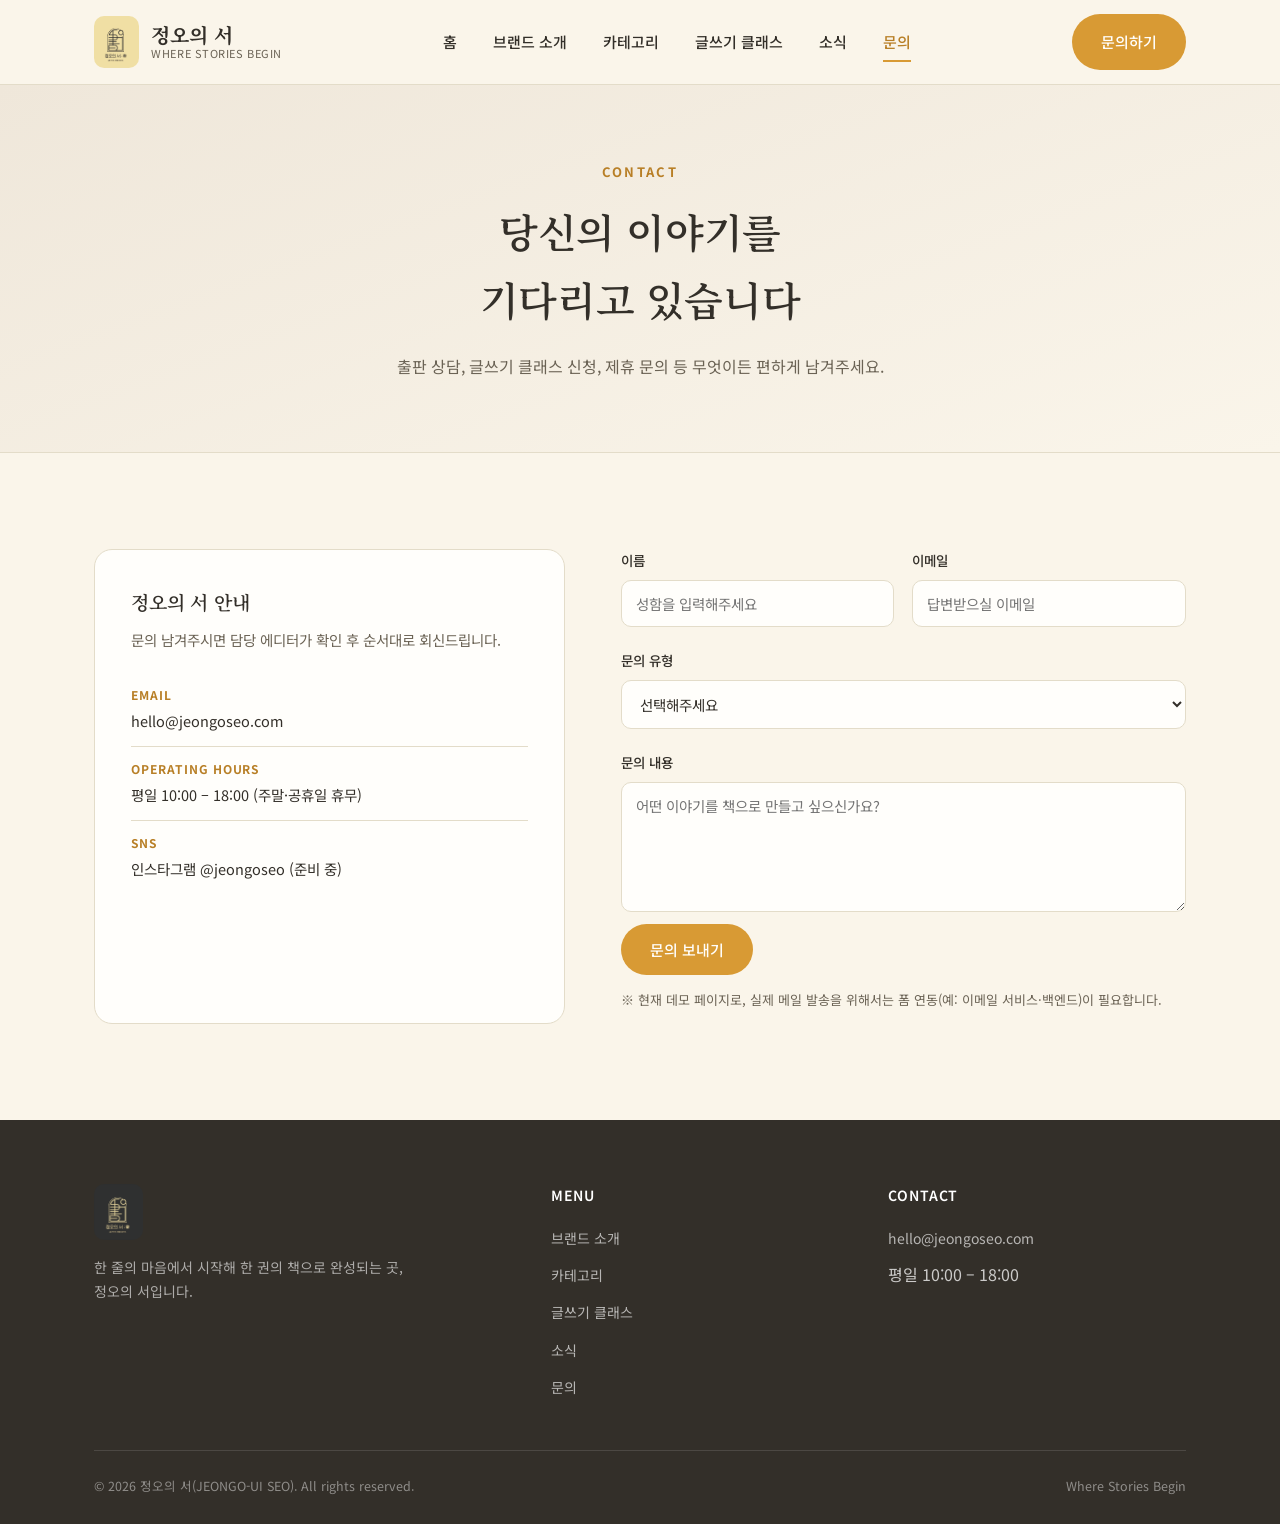
<file: contact.html>
<!doctype html>
<html lang="ko">
<head>
<meta charset="UTF-8">
<meta name="viewport" content="width=device-width, initial-scale=1.0">
<title>문의 — 정오의 서</title>
<meta name="description" content="출판 상담, 글쓰기 클래스 신청, 제휴 문의 등 정오의 서에 궁금한 점을 남겨주세요.">
<link rel="icon" href="logo-badge-mango.png">
<link rel="stylesheet" href="style.css">
</head>
<body>

<header class="site-header">
  <div class="container">
    <a href="index.html" class="brand">
      <img src="logo-badge-mango.png" alt="정오의 서 로고">
      <span class="brand-name">정오의 서<small>WHERE STORIES BEGIN</small></span>
    </a>
    <nav class="main-nav">
      <ul>
        <li><a href="index.html">홈</a></li>
        <li><a href="about.html">브랜드 소개</a></li>
        <li><a href="category.html">카테고리</a></li>
        <li><a href="class.html">글쓰기 클래스</a></li>
        <li><a href="news.html">소식</a></li>
        <li><a href="contact.html">문의</a></li>
      </ul>
    </nav>
    <div class="header-cta">
      <a href="contact.html" class="btn btn-accent">문의하기</a>
      <button class="nav-toggle" aria-label="메뉴 열기" aria-expanded="false">
        <span></span><span></span><span></span>
      </button>
    </div>
  </div>
</header>

<section class="page-hero">
  <div class="container">
    <span class="eyebrow">CONTACT</span>
    <h1>당신의 이야기를<br>기다리고 있습니다</h1>
    <p>출판 상담, 글쓰기 클래스 신청, 제휴 문의 등 무엇이든 편하게 남겨주세요.</p>
  </div>
</section>

<section>
  <div class="container contact-wrap">
    <div class="contact-info">
      <h3>정오의 서 안내</h3>
      <p style="font-size:14.5px;">문의 남겨주시면 담당 에디터가 확인 후 순서대로 회신드립니다.</p>
      <ul>
        <li><span>EMAIL</span>hello@jeongoseo.com</li>
        <li><span>OPERATING HOURS</span>평일 10:00 – 18:00 (주말·공휴일 휴무)</li>
        <li><span>SNS</span>인스타그램 @jeongoseo (준비 중)</li>
      </ul>
    </div>

    <form class="contact-form">
      <div class="form-grid">
        <div class="field">
          <label for="name">이름</label>
          <input id="name" name="name" type="text" placeholder="성함을 입력해주세요" required>
        </div>
        <div class="field">
          <label for="email">이메일</label>
          <input id="email" name="email" type="email" placeholder="답변받으실 이메일" required>
        </div>
        <div class="field full">
          <label for="type">문의 유형</label>
          <select id="type" name="type" required>
            <option value="">선택해주세요</option>
            <option value="publish">출판 상담</option>
            <option value="class">글쓰기 클래스 신청</option>
            <option value="partnership">제휴 문의</option>
            <option value="etc">기타</option>
          </select>
        </div>
        <div class="field full">
          <label for="message">문의 내용</label>
          <textarea id="message" name="message" placeholder="어떤 이야기를 책으로 만들고 싶으신가요?" required></textarea>
        </div>
      </div>
      <button type="submit" class="btn btn-accent" style="margin-top:8px;">문의 보내기</button>
      <p class="form-status form-note"></p>
      <p class="form-note">※ 현재 데모 페이지로, 실제 메일 발송을 위해서는 폼 연동(예: 이메일 서비스·백엔드)이 필요합니다.</p>
    </form>
  </div>
</section>

<footer class="site-footer">
  <div class="container">
    <div class="footer-top">
      <div class="footer-brand">
        <img src="logo-badge-dark.png" alt="정오의 서 로고">
        <p>한 줄의 마음에서 시작해 한 권의 책으로 완성되는 곳, 정오의 서입니다.</p>
      </div>
      <div class="footer-col">
        <h4>MENU</h4>
        <ul>
          <li><a href="about.html">브랜드 소개</a></li>
          <li><a href="category.html">카테고리</a></li>
          <li><a href="class.html">글쓰기 클래스</a></li>
          <li><a href="news.html">소식</a></li>
          <li><a href="contact.html">문의</a></li>
        </ul>
      </div>
      <div class="footer-col">
        <h4>CONTACT</h4>
        <ul>
          <li><a href="mailto:hello@jeongoseo.com">hello@jeongoseo.com</a></li>
          <li>평일 10:00 – 18:00</li>
        </ul>
      </div>
    </div>
    <div class="footer-bottom">
      <span>© 2026 정오의 서(JEONGO-UI SEO). All rights reserved.</span>
      <span>Where Stories Begin</span>
    </div>
  </div>
</footer>

<script src="main.js"></script>
</body>
</html>
</file>
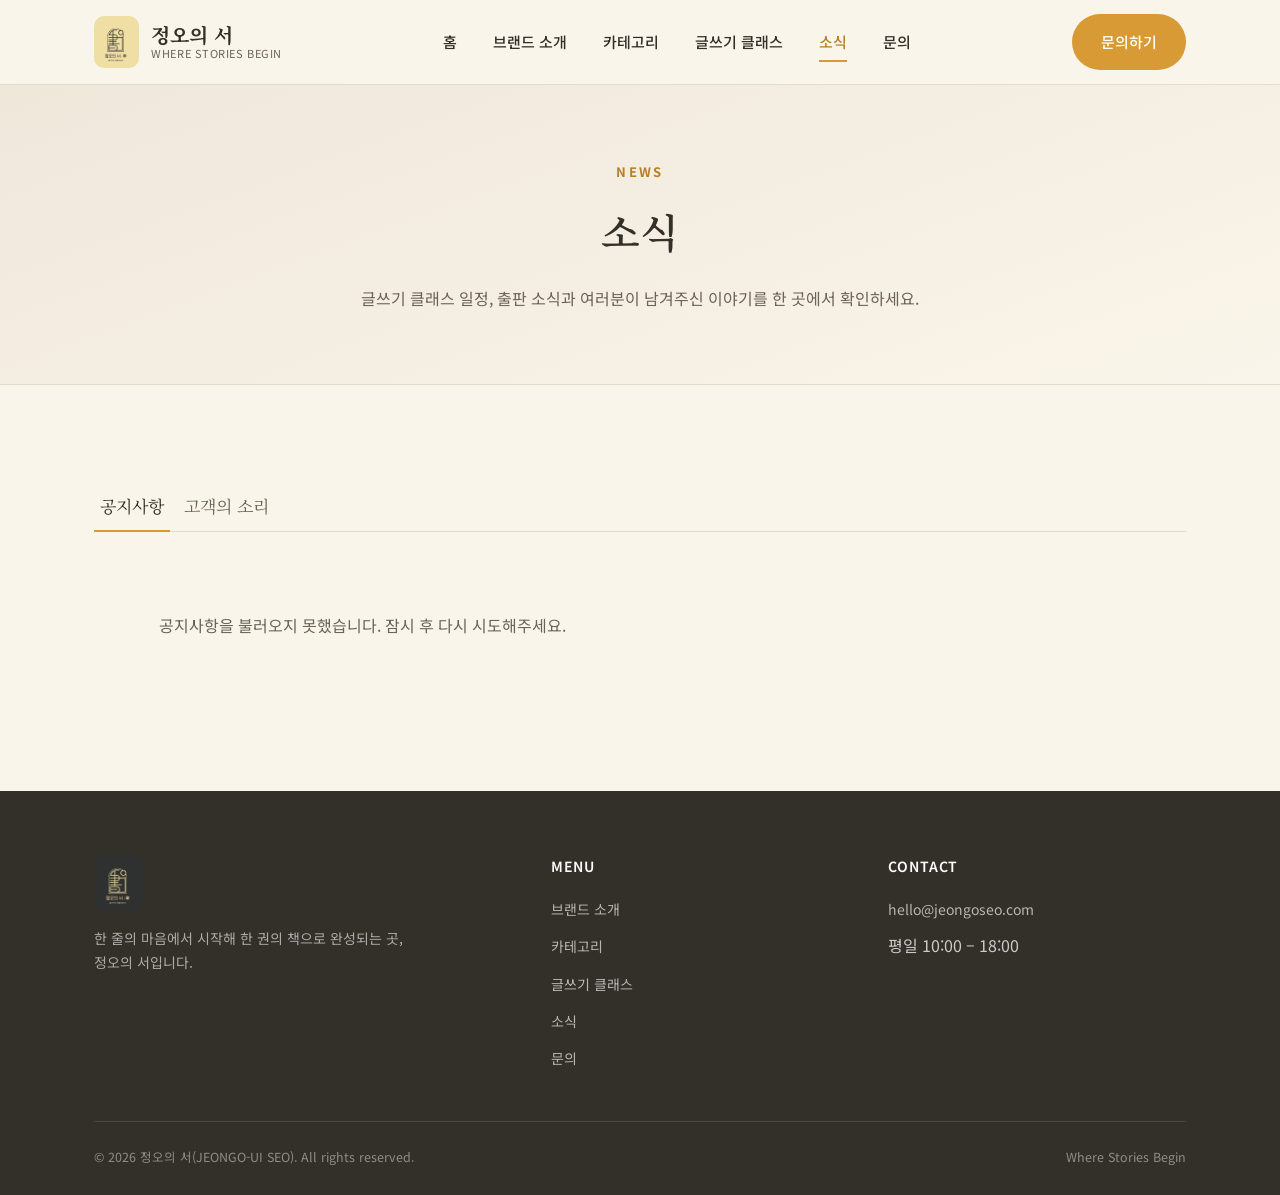
<file: news.html>
<!doctype html>
<html lang="ko">
<head>
<meta charset="UTF-8">
<meta name="viewport" content="width=device-width, initial-scale=1.0">
<title>소식 — 정오의 서</title>
<meta name="description" content="정오의 서의 공지사항과 고객의 소리를 한 곳에서 확인하세요.">
<link rel="icon" href="logo-badge-mango.png">
<link rel="stylesheet" href="style.css">
</head>
<body>

<header class="site-header">
  <div class="container">
    <a href="index.html" class="brand">
      <img src="logo-badge-mango.png" alt="정오의 서 로고">
      <span class="brand-name">정오의 서<small>WHERE STORIES BEGIN</small></span>
    </a>
    <nav class="main-nav">
      <ul>
        <li><a href="index.html">홈</a></li>
        <li><a href="about.html">브랜드 소개</a></li>
        <li><a href="category.html">카테고리</a></li>
        <li><a href="class.html">글쓰기 클래스</a></li>
        <li><a href="news.html" class="active">소식</a></li>
        <li><a href="contact.html">문의</a></li>
      </ul>
    </nav>
    <div class="header-cta">
      <a href="contact.html" class="btn btn-accent">문의하기</a>
      <button class="nav-toggle" aria-label="메뉴 열기" aria-expanded="false">
        <span></span><span></span><span></span>
      </button>
    </div>
  </div>
</header>

<section class="page-hero">
  <div class="container">
    <span class="eyebrow">NEWS</span>
    <h1>소식</h1>
    <p>글쓰기 클래스 일정, 출판 소식과 여러분이 남겨주신 이야기를 한 곳에서 확인하세요.</p>
  </div>
</section>

<section>
  <div class="container">

    <div class="tabs" role="tablist">
      <button class="tab-btn active" id="tab-btn-notice" role="tab" aria-selected="true">공지사항</button>
      <button class="tab-btn" id="tab-btn-voice" role="tab" aria-selected="false">고객의 소리</button>
    </div>

    <div class="tab-panel" id="tab-panel-notice">
      <div id="notice-list" class="notice-list">
        <p class="notice-status">공지사항을 불러오는 중입니다…</p>
      </div>
    </div>

    <div class="tab-panel" id="tab-panel-voice" hidden>
      <div class="contact-wrap" style="margin-bottom:56px;">
        <div class="contact-info">
          <h3>이용 안내</h3>
          <p style="font-size:14.5px;">이름과 이메일은 필수 입력이에요. 이메일은 관리자가 답변드릴 때만 사용하고, 화면에는 공개되지 않아요.</p>
          <ul>
            <li><span>주의</span>남겨주신 글은 방명록처럼 모두에게 공개됩니다.</li>
          </ul>
        </div>

        <form id="voice-form">
          <div class="form-grid">
            <div class="field">
              <label for="v-name">이름</label>
              <input id="v-name" name="name" type="text" placeholder="성함을 입력해주세요" required maxlength="60">
            </div>
            <div class="field">
              <label for="v-email">이메일</label>
              <input id="v-email" name="email" type="email" placeholder="답변받으실 이메일" required maxlength="120">
            </div>
            <div class="field full">
              <label for="v-message">하고 싶은 이야기</label>
              <textarea id="v-message" name="message" placeholder="정오의 서에 남기고 싶은 이야기를 적어주세요" required maxlength="2000"></textarea>
            </div>
            <input type="text" name="website" id="v-website" autocomplete="off" tabindex="-1" style="position:absolute; left:-9999px; width:1px; height:1px;" aria-hidden="true">
          </div>
          <button type="submit" class="btn btn-accent" style="margin-top:8px;">남기기</button>
          <p id="voice-status" class="form-note"></p>
        </form>
      </div>

      <div class="section-head">
        <span class="eyebrow">GUESTBOOK</span>
        <h2>남겨주신 이야기</h2>
      </div>
      <div id="voice-list" class="notice-list">
        <p class="notice-status">불러오는 중입니다…</p>
      </div>
    </div>

  </div>
</section>

<footer class="site-footer">
  <div class="container">
    <div class="footer-top">
      <div class="footer-brand">
        <img src="logo-badge-dark.png" alt="정오의 서 로고">
        <p>한 줄의 마음에서 시작해 한 권의 책으로 완성되는 곳, 정오의 서입니다.</p>
      </div>
      <div class="footer-col">
        <h4>MENU</h4>
        <ul>
          <li><a href="about.html">브랜드 소개</a></li>
          <li><a href="category.html">카테고리</a></li>
          <li><a href="class.html">글쓰기 클래스</a></li>
          <li><a href="news.html">소식</a></li>
          <li><a href="contact.html">문의</a></li>
        </ul>
      </div>
      <div class="footer-col">
        <h4>CONTACT</h4>
        <ul>
          <li><a href="mailto:hello@jeongoseo.com">hello@jeongoseo.com</a></li>
          <li>평일 10:00 – 18:00</li>
        </ul>
      </div>
    </div>
    <div class="footer-bottom">
      <span>© 2026 정오의 서(JEONGO-UI SEO). All rights reserved.</span>
      <span>Where Stories Begin</span>
    </div>
  </div>
</footer>

<script src="main.js"></script>
<script>
(function () {
  var REPO = "dldpdls1020/jeongoseo-website";
  var BRANCH = "main";

  function escapeHtml(str) {
    var div = document.createElement("div");
    div.textContent = str;
    return div.innerHTML;
  }

  // ---- Tabs ----
  var tabNotice = document.getElementById("tab-btn-notice");
  var tabVoice = document.getElementById("tab-btn-voice");
  var panelNotice = document.getElementById("tab-panel-notice");
  var panelVoice = document.getElementById("tab-panel-voice");

  function activateTab(which) {
    var isNotice = which === "notice";
    tabNotice.classList.toggle("active", isNotice);
    tabVoice.classList.toggle("active", !isNotice);
    tabNotice.setAttribute("aria-selected", isNotice);
    tabVoice.setAttribute("aria-selected", !isNotice);
    panelNotice.hidden = !isNotice;
    panelVoice.hidden = isNotice;
    if (history.replaceState) {
      history.replaceState(null, "", which === "voice" ? "#voice" : "#notice");
    }
  }
  tabNotice.addEventListener("click", function () { activateTab("notice"); });
  tabVoice.addEventListener("click", function () { activateTab("voice"); });
  if (window.location.hash === "#voice") activateTab("voice");

  // ---- Notice list ----
  var noticeListEl = document.getElementById("notice-list");
  function loadNotices() {
    fetch("https://api.github.com/repos/" + REPO + "/contents/content/notices?ref=" + BRANCH)
      .then(function (r) { if (!r.ok) throw new Error(); return r.json(); })
      .then(function (items) {
        var files = items.filter(function (it) { return it.name.endsWith(".json"); });
        if (files.length === 0) {
          noticeListEl.innerHTML = '<p class="notice-status">아직 등록된 공지사항이 없습니다.</p>';
          return;
        }
        return Promise.all(files.map(function (f) {
          return fetch(f.download_url).then(function (r) { return r.json(); }).then(function (post) {
            return { name: f.name, title: post.title, date: post.date };
          });
        })).then(function (posts) {
          posts.sort(function (a, b) { return (b.date || "").localeCompare(a.date || ""); });
          noticeListEl.innerHTML = posts.map(function (p) {
            return '<a class="notice-card" href="notice.html?id=' + encodeURIComponent(p.name) + '">' +
              '<span class="notice-card-date">' + escapeHtml((p.date || "").split(" ")[0]) + '</span>' +
              '<h3>' + escapeHtml(p.title) + '</h3>' +
              '</a>';
          }).join("");
        });
      })
      .catch(function () {
        noticeListEl.innerHTML = '<p class="notice-status">공지사항을 불러오지 못했습니다. 잠시 후 다시 시도해주세요.</p>';
      });
  }

  // ---- Voice board ----
  var voiceListEl = document.getElementById("voice-list");
  var voiceForm = document.getElementById("voice-form");
  var voiceStatus = document.getElementById("voice-status");

  function loadVoices() {
    voiceListEl.innerHTML = '<p class="notice-status">불러오는 중입니다…</p>';
    fetch("https://api.github.com/repos/" + REPO + "/contents/content/voices?ref=" + BRANCH)
      .then(function (r) { if (!r.ok) throw new Error(); return r.json(); })
      .then(function (items) {
        var files = items.filter(function (it) { return it.name.endsWith(".json"); });
        if (files.length === 0) {
          voiceListEl.innerHTML = '<p class="notice-status">아직 남겨주신 글이 없습니다.</p>';
          return;
        }
        return Promise.all(files.map(function (f) {
          return fetch(f.download_url).then(function (r) { return r.json(); });
        })).then(function (entries) {
          entries = entries.filter(function (e) { return e.public !== false; });
          entries.sort(function (a, b) { return (b.date || "").localeCompare(a.date || ""); });
          if (entries.length === 0) {
            voiceListEl.innerHTML = '<p class="notice-status">아직 공개된 글이 없습니다.</p>';
            return;
          }
          voiceListEl.innerHTML = entries.map(function (e) {
            return '<div class="notice-card" style="cursor:default;">' +
              '<span class="notice-card-date">' + escapeHtml((e.date || "").split(" ")[0]) + ' · ' + escapeHtml(e.name || "익명") + '</span>' +
              '<h3 style="font-size:15.5px; font-weight:400; font-family:var(--sans); margin-top:8px;">' + escapeHtml(e.message || "") + '</h3>' +
              '</div>';
          }).join("");
        });
      })
      .catch(function () {
        voiceListEl.innerHTML = '<p class="notice-status">글 목록을 불러오지 못했습니다. 잠시 후 다시 시도해주세요.</p>';
      });
  }

  voiceForm.addEventListener("submit", function (e) {
    e.preventDefault();
    voiceStatus.textContent = "등록하는 중입니다…";
    voiceStatus.style.color = "";

    var payload = {
      name: document.getElementById("v-name").value,
      email: document.getElementById("v-email").value,
      message: document.getElementById("v-message").value,
      website: document.getElementById("v-website").value
    };

    fetch("/api/voice", {
      method: "POST",
      headers: { "Content-Type": "application/json" },
      body: JSON.stringify(payload)
    })
      .then(function (r) { return r.json().then(function (data) { return { ok: r.ok, data: data }; }); })
      .then(function (res) {
        if (!res.ok) throw new Error(res.data && res.data.error);
        voiceStatus.textContent = "소중한 이야기 감사합니다. 잘 남겨졌어요!";
        voiceStatus.style.color = "#B87F26";
        voiceForm.reset();
        setTimeout(loadVoices, 1200);
      })
      .catch(function () {
        voiceStatus.textContent = "등록에 실패했습니다. 잠시 후 다시 시도해주세요.";
        voiceStatus.style.color = "#c0392b";
      });
  });

  loadNotices();
  loadVoices();
})();
</script>
</body>
</html>
</file>
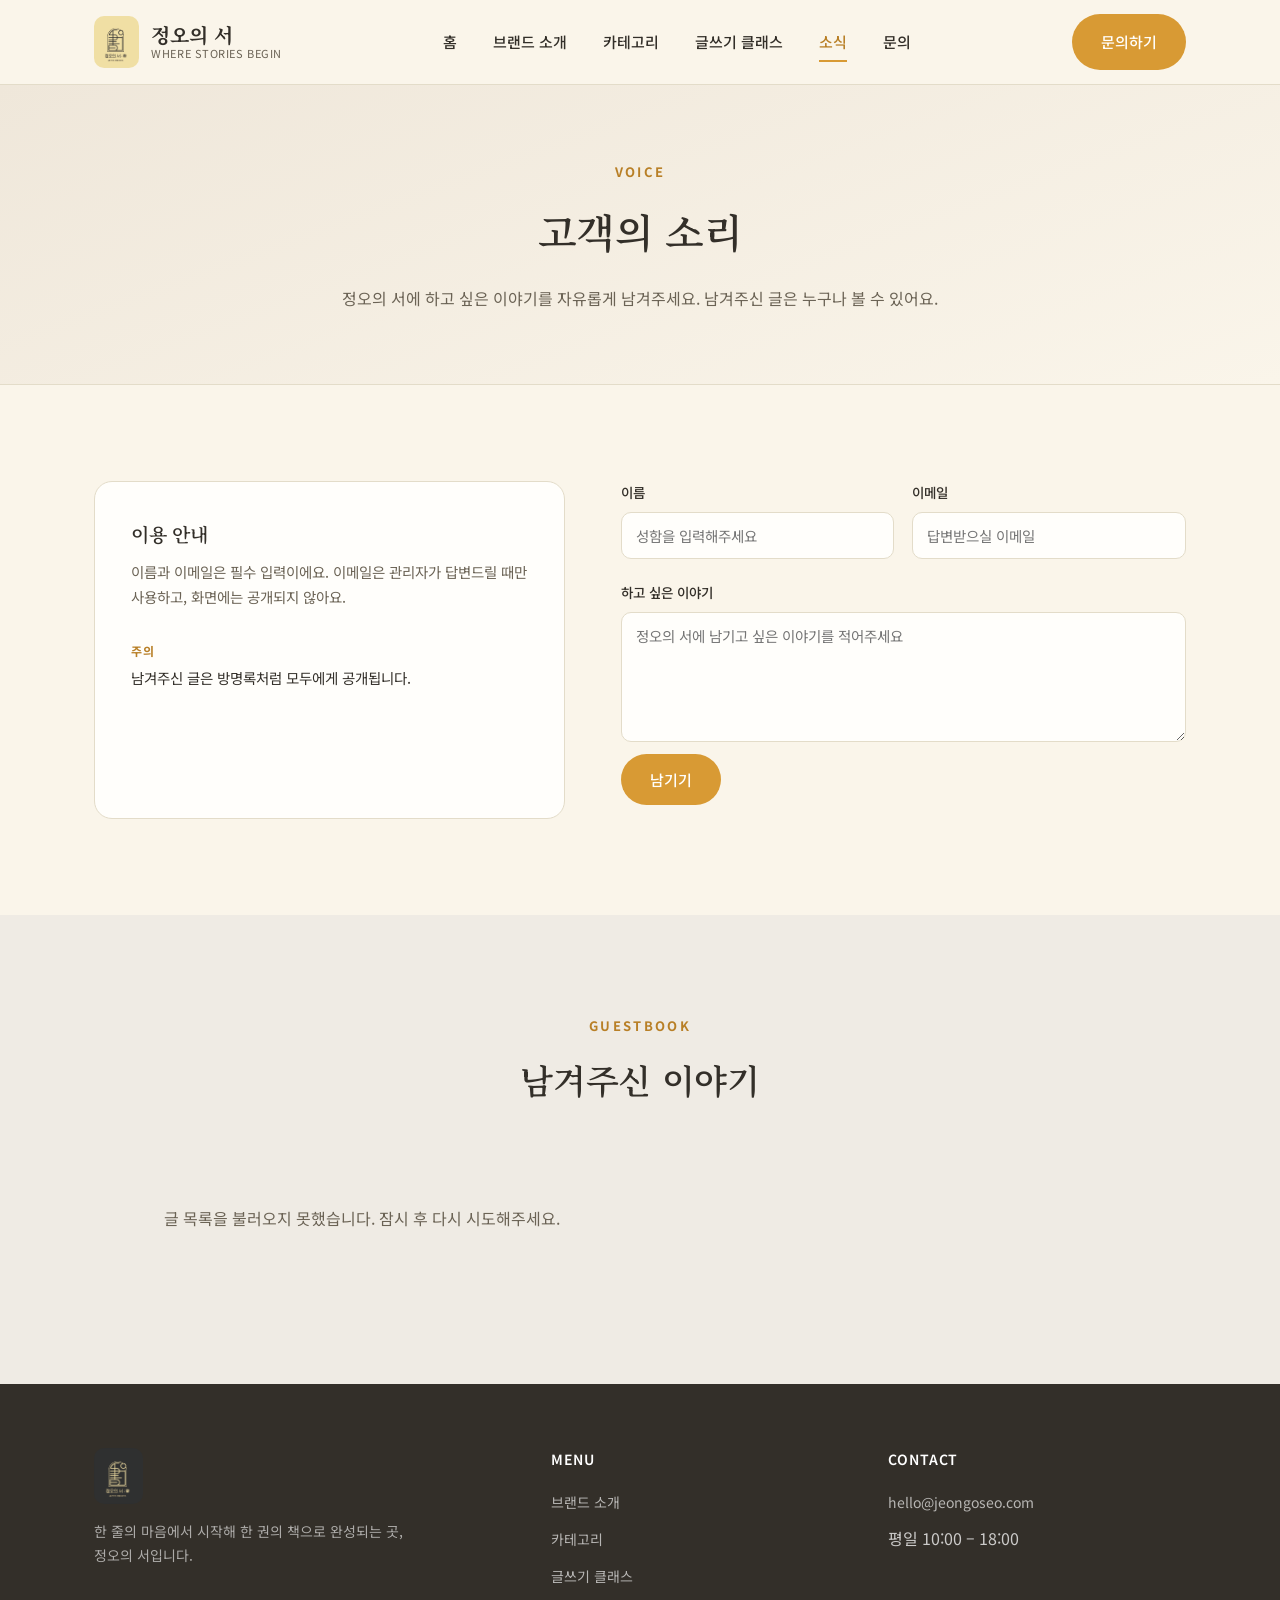
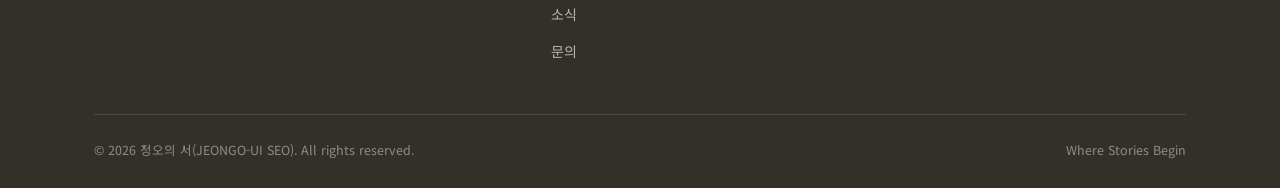
<file: voice.html>
<!doctype html>
<html lang="ko">
<head>
<meta charset="UTF-8">
<meta name="viewport" content="width=device-width, initial-scale=1.0">
<title>고객의 소리 — 정오의 서</title>
<meta name="description" content="정오의 서에 하고 싶은 이야기를 자유롭게 남겨주세요.">
<link rel="icon" href="logo-badge-mango.png">
<link rel="stylesheet" href="style.css">
</head>
<body>

<header class="site-header">
  <div class="container">
    <a href="index.html" class="brand">
      <img src="logo-badge-mango.png" alt="정오의 서 로고">
      <span class="brand-name">정오의 서<small>WHERE STORIES BEGIN</small></span>
    </a>
    <nav class="main-nav">
      <ul>
        <li><a href="index.html">홈</a></li>
        <li><a href="about.html">브랜드 소개</a></li>
        <li><a href="category.html">카테고리</a></li>
        <li><a href="class.html">글쓰기 클래스</a></li>
        <li><a href="news.html" class="active">소식</a></li>
        <li><a href="contact.html">문의</a></li>
      </ul>
    </nav>
    <div class="header-cta">
      <a href="contact.html" class="btn btn-accent">문의하기</a>
      <button class="nav-toggle" aria-label="메뉴 열기" aria-expanded="false">
        <span></span><span></span><span></span>
      </button>
    </div>
  </div>
</header>

<section class="page-hero">
  <div class="container">
    <span class="eyebrow">VOICE</span>
    <h1>고객의 소리</h1>
    <p>정오의 서에 하고 싶은 이야기를 자유롭게 남겨주세요. 남겨주신 글은 누구나 볼 수 있어요.</p>
  </div>
</section>

<section>
  <div class="container contact-wrap">
    <div class="contact-info">
      <h3>이용 안내</h3>
      <p style="font-size:14.5px;">이름과 이메일은 필수 입력이에요. 이메일은 관리자가 답변드릴 때만 사용하고, 화면에는 공개되지 않아요.</p>
      <ul>
        <li><span>주의</span>남겨주신 글은 방명록처럼 모두에게 공개됩니다.</li>
      </ul>
    </div>

    <form id="voice-form">
      <div class="form-grid">
        <div class="field">
          <label for="v-name">이름</label>
          <input id="v-name" name="name" type="text" placeholder="성함을 입력해주세요" required maxlength="60">
        </div>
        <div class="field">
          <label for="v-email">이메일</label>
          <input id="v-email" name="email" type="email" placeholder="답변받으실 이메일" required maxlength="120">
        </div>
        <div class="field full">
          <label for="v-message">하고 싶은 이야기</label>
          <textarea id="v-message" name="message" placeholder="정오의 서에 남기고 싶은 이야기를 적어주세요" required maxlength="2000"></textarea>
        </div>
        <input type="text" name="website" id="v-website" autocomplete="off" tabindex="-1" style="position:absolute; left:-9999px; width:1px; height:1px;" aria-hidden="true">
      </div>
      <button type="submit" class="btn btn-accent" style="margin-top:8px;">남기기</button>
      <p id="voice-status" class="form-note"></p>
    </form>
  </div>
</section>

<section class="section-alt">
  <div class="container">
    <div class="section-head">
      <span class="eyebrow">GUESTBOOK</span>
      <h2>남겨주신 이야기</h2>
    </div>
    <div id="voice-list" class="notice-list">
      <p class="notice-status">불러오는 중입니다…</p>
    </div>
  </div>
</section>

<footer class="site-footer">
  <div class="container">
    <div class="footer-top">
      <div class="footer-brand">
        <img src="logo-badge-dark.png" alt="정오의 서 로고">
        <p>한 줄의 마음에서 시작해 한 권의 책으로 완성되는 곳, 정오의 서입니다.</p>
      </div>
      <div class="footer-col">
        <h4>MENU</h4>
        <ul>
          <li><a href="about.html">브랜드 소개</a></li>
          <li><a href="category.html">카테고리</a></li>
          <li><a href="class.html">글쓰기 클래스</a></li>
          <li><a href="news.html">소식</a></li>
          <li><a href="contact.html">문의</a></li>
        </ul>
      </div>
      <div class="footer-col">
        <h4>CONTACT</h4>
        <ul>
          <li><a href="mailto:hello@jeongoseo.com">hello@jeongoseo.com</a></li>
          <li>평일 10:00 – 18:00</li>
        </ul>
      </div>
    </div>
    <div class="footer-bottom">
      <span>© 2026 정오의 서(JEONGO-UI SEO). All rights reserved.</span>
      <span>Where Stories Begin</span>
    </div>
  </div>
</footer>

<script src="main.js"></script>
<script>
(function () {
  var REPO = "dldpdls1020/jeongoseo-website";
  var BRANCH = "main";
  var FOLDER = "content/voices";
  var listEl = document.getElementById("voice-list");
  var form = document.getElementById("voice-form");
  var statusEl = document.getElementById("voice-status");

  function escapeHtml(str) {
    var div = document.createElement("div");
    div.textContent = str;
    return div.innerHTML;
  }

  function loadList() {
    listEl.innerHTML = '<p class="notice-status">불러오는 중입니다…</p>';
    fetch("https://api.github.com/repos/" + REPO + "/contents/" + FOLDER + "?ref=" + BRANCH)
      .then(function (r) {
        if (!r.ok) throw new Error("list failed");
        return r.json();
      })
      .then(function (items) {
        var files = items.filter(function (it) { return it.name.endsWith(".json"); });
        if (files.length === 0) {
          listEl.innerHTML = '<p class="notice-status">아직 남겨주신 글이 없습니다.</p>';
          return;
        }
        return Promise.all(files.map(function (f) {
          return fetch(f.download_url).then(function (r) { return r.json(); });
        })).then(function (entries) {
          entries = entries.filter(function (e) { return e.public !== false; });
          entries.sort(function (a, b) { return (b.date || "").localeCompare(a.date || ""); });
          if (entries.length === 0) {
            listEl.innerHTML = '<p class="notice-status">아직 공개된 글이 없습니다.</p>';
            return;
          }
          listEl.innerHTML = entries.map(function (e) {
            return '<div class="notice-card" style="cursor:default;">' +
              '<span class="notice-card-date">' + escapeHtml((e.date || "").split(" ")[0]) + ' · ' + escapeHtml(e.name || "익명") + '</span>' +
              '<h3 style="font-size:15.5px; font-weight:400; font-family:var(--sans); margin-top:8px;">' + escapeHtml(e.message || "") + '</h3>' +
              '</div>';
          }).join("");
        });
      })
      .catch(function () {
        listEl.innerHTML = '<p class="notice-status">글 목록을 불러오지 못했습니다. 잠시 후 다시 시도해주세요.</p>';
      });
  }

  form.addEventListener("submit", function (e) {
    e.preventDefault();
    statusEl.textContent = "등록하는 중입니다…";
    statusEl.style.color = "";

    var payload = {
      name: document.getElementById("v-name").value,
      email: document.getElementById("v-email").value,
      message: document.getElementById("v-message").value,
      website: document.getElementById("v-website").value
    };

    fetch("/api/voice", {
      method: "POST",
      headers: { "Content-Type": "application/json" },
      body: JSON.stringify(payload)
    })
      .then(function (r) { return r.json().then(function (data) { return { ok: r.ok, data: data }; }); })
      .then(function (res) {
        if (!res.ok) throw new Error(res.data && res.data.error);
        statusEl.textContent = "소중한 이야기 감사합니다. 잘 남겨졌어요!";
        statusEl.style.color = "#B87F26";
        form.reset();
        setTimeout(loadList, 1200);
      })
      .catch(function () {
        statusEl.textContent = "등록에 실패했습니다. 잠시 후 다시 시도해주세요.";
        statusEl.style.color = "#c0392b";
      });
  });

  loadList();
})();
</script>
</body>
</html>
</file>
<file: style.css>
@import url('https://fonts.googleapis.com/css2?family=Noto+Serif+KR:wght@400;500;600;700&family=Noto+Sans+KR:wght@300;400;500;700&display=swap');

:root {
  --cream: #FAF5EA;
  --beige: #EFEBE4;
  --peach: #EFE7DA;
  --mango-pale: #F1E0A3;
  --mango: #D89A34;
  --mango-deep: #B87F26;
  --ink: #332F29;
  --ink-soft: #6B6355;
  --line: #E3DCC9;
  --white: #FFFEFB;
  --shadow: 0 12px 32px rgba(51, 47, 41, 0.08);
  --serif: 'Noto Serif KR', serif;
  --sans: 'Noto Sans KR', sans-serif;
}

* { box-sizing: border-box; }

html { scroll-behavior: smooth; }

body {
  margin: 0;
  font-family: var(--sans);
  color: var(--ink);
  background: var(--cream);
  line-height: 1.7;
  -webkit-font-smoothing: antialiased;
}

img { max-width: 100%; display: block; }

a { color: inherit; text-decoration: none; }

ul { list-style: none; margin: 0; padding: 0; }

.container {
  width: 100%;
  max-width: 1140px;
  margin: 0 auto;
  padding: 0 24px;
}

h1, h2, h3, h4 {
  font-family: var(--serif);
  font-weight: 600;
  margin: 0 0 .5em;
  letter-spacing: -0.01em;
}

p { margin: 0 0 1em; color: var(--ink-soft); }

.eyebrow {
  display: inline-block;
  font-size: 13px;
  letter-spacing: .18em;
  color: var(--mango-deep);
  font-weight: 700;
  margin-bottom: 14px;
  text-transform: uppercase;
}

.btn {
  display: inline-flex;
  align-items: center;
  gap: 8px;
  padding: 14px 28px;
  border-radius: 999px;
  font-size: 15px;
  font-weight: 500;
  border: 1px solid transparent;
  cursor: pointer;
  transition: transform .2s ease, box-shadow .2s ease, background .2s ease;
  font-family: var(--sans);
}

.btn-primary {
  background: var(--ink);
  color: var(--white);
}
.btn-primary:hover { background: #47413a; transform: translateY(-2px); }

.btn-accent {
  background: var(--mango);
  color: var(--white);
}
.btn-accent:hover { background: var(--mango-deep); transform: translateY(-2px); }

.btn-outline {
  background: transparent;
  border-color: var(--ink);
  color: var(--ink);
}
.btn-outline:hover { background: var(--ink); color: var(--white); }

/* ---------- Header ---------- */
.site-header {
  position: sticky;
  top: 0;
  z-index: 100;
  background: rgba(250, 245, 234, 0.92);
  backdrop-filter: blur(8px);
  border-bottom: 1px solid var(--line);
}

.site-header .container {
  display: flex;
  align-items: center;
  justify-content: space-between;
  height: 84px;
}

.brand {
  display: flex;
  align-items: center;
  gap: 12px;
}

.brand img {
  height: 52px;
  width: auto;
  border-radius: 10px;
}

.brand-name {
  font-family: var(--serif);
  font-size: 20px;
  font-weight: 700;
  line-height: 1.2;
}

.brand-name small {
  display: block;
  font-family: var(--sans);
  font-size: 11px;
  font-weight: 400;
  color: var(--ink-soft);
  letter-spacing: .05em;
}

.main-nav ul {
  display: flex;
  gap: 36px;
}

.main-nav a {
  font-size: 15px;
  font-weight: 500;
  padding: 8px 0;
  border-bottom: 2px solid transparent;
  transition: border-color .2s ease, color .2s ease;
}

.main-nav a:hover,
.main-nav a.active {
  border-color: var(--mango);
  color: var(--mango-deep);
}

.header-cta { display: flex; align-items: center; gap: 18px; }

.nav-toggle {
  display: none;
  background: none;
  border: none;
  cursor: pointer;
  padding: 6px;
}
.nav-toggle span {
  display: block;
  width: 24px;
  height: 2px;
  background: var(--ink);
  margin: 5px 0;
  transition: transform .2s ease, opacity .2s ease;
}

/* ---------- Hero ---------- */
.hero {
  position: relative;
  overflow: hidden;
  padding: 96px 0 110px;
  background:
    repeating-linear-gradient(115deg, rgba(255,255,255,0.35) 0px, rgba(255,255,255,0.35) 1px, transparent 1px, transparent 120px),
    linear-gradient(160deg, var(--mango-pale) 0%, var(--peach) 45%, var(--cream) 100%);
}

.hero .container {
  position: relative;
  z-index: 1;
  text-align: center;
  max-width: 780px;
}

.hero h1 {
  font-size: clamp(32px, 5vw, 52px);
  line-height: 1.35;
  margin-bottom: 24px;
}

.hero .lead {
  font-size: 17px;
  color: var(--ink-soft);
  margin-bottom: 36px;
}

.hero-actions {
  display: flex;
  justify-content: center;
  gap: 14px;
  flex-wrap: wrap;
}

.page-hero {
  padding: 72px 0 56px;
  text-align: center;
  background: linear-gradient(160deg, var(--peach) 0%, var(--cream) 100%);
  border-bottom: 1px solid var(--line);
}
.page-hero h1 { font-size: clamp(28px, 4vw, 40px); }
.page-hero p { max-width: 620px; margin-left: auto; margin-right: auto; }

/* ---------- Sections ---------- */
section { padding: 96px 0; }
.section-alt { background: var(--beige); }
.section-head {
  text-align: center;
  max-width: 640px;
  margin: 0 auto 56px;
}
.section-head h2 { font-size: clamp(26px, 3.4vw, 34px); }

/* Pillars */
.pillars {
  display: grid;
  grid-template-columns: repeat(3, 1fr);
  gap: 32px;
}
.pillar {
  background: var(--white);
  border: 1px solid var(--line);
  border-radius: 18px;
  padding: 40px 30px;
  text-align: center;
  box-shadow: var(--shadow);
}
.pillar .num {
  display: inline-flex;
  align-items: center;
  justify-content: center;
  width: 44px;
  height: 44px;
  border-radius: 50%;
  background: var(--mango-pale);
  color: var(--ink);
  font-family: var(--serif);
  font-weight: 700;
  margin-bottom: 18px;
}
.pillar h3 { font-size: 19px; margin-bottom: 10px; }
.pillar p { font-size: 14.5px; margin-bottom: 0; }

/* Category cards */
.cat-grid {
  display: grid;
  grid-template-columns: repeat(4, 1fr);
  gap: 24px;
}
.cat-card {
  position: relative;
  border-radius: 18px;
  padding: 32px 24px;
  min-height: 220px;
  display: flex;
  flex-direction: column;
  justify-content: flex-end;
  color: var(--ink);
  overflow: hidden;
  border: 1px solid var(--line);
  transition: transform .25s ease, box-shadow .25s ease;
}
.cat-card:hover { transform: translateY(-6px); box-shadow: var(--shadow); }
.cat-card::before {
  content: '';
  position: absolute; inset: 0;
  opacity: .9;
  z-index: 0;
}
.cat-card > * { position: relative; z-index: 1; }
.cat-card h3 { font-size: 19px; margin-bottom: 6px; }
.cat-card p { font-size: 13.5px; margin-bottom: 0; color: var(--ink-soft); }
.cat-card .tag {
  font-size: 12px;
  letter-spacing: .1em;
  color: var(--mango-deep);
  font-weight: 700;
  margin-bottom: auto;
}

.cat-1::before { background: linear-gradient(155deg, #F6EAD2, #EFE7DA); }
.cat-2::before { background: linear-gradient(155deg, #F1E0A3, #EFE7DA); }
.cat-3::before { background: linear-gradient(155deg, #E9DCC6, #F6EAD2); }
.cat-4::before { background: linear-gradient(155deg, #EFE7DA, #F1E0A3); }

/* Quote cards (target reassurance) */
.quote-grid {
  display: grid;
  grid-template-columns: repeat(3, 1fr);
  gap: 24px;
  margin-bottom: 48px;
}
.quote-card {
  background: var(--white);
  border: 1px solid var(--line);
  border-radius: 16px;
  padding: 30px 26px;
  font-family: var(--serif);
  font-size: 17px;
  color: var(--ink);
  position: relative;
}
.quote-card::before {
  content: '“';
  font-family: var(--serif);
  font-size: 42px;
  color: var(--mango);
  line-height: 1;
  display: block;
  margin-bottom: 8px;
}
.resolve-banner {
  text-align: center;
  background: var(--ink);
  color: var(--white);
  border-radius: 20px;
  padding: 48px 32px;
}
.resolve-banner p { color: rgba(255,255,255,.82); margin-bottom: 6px; }
.resolve-banner strong { font-family: var(--serif); font-size: 22px; color: var(--mango-pale); display:block; margin-top: 6px; }

/* CTA banner */
.cta-banner {
  text-align: center;
  padding: 90px 0;
  background: linear-gradient(160deg, var(--mango-pale), var(--peach));
}
.cta-banner h2 { font-size: clamp(24px, 3.4vw, 34px); margin-bottom: 14px; }
.cta-banner p { margin-bottom: 32px; }

/* Timeline (class page) */
.timeline {
  display: grid;
  grid-template-columns: repeat(3, 1fr);
  gap: 24px;
  counter-reset: step;
}
.step {
  background: var(--white);
  border: 1px solid var(--line);
  border-radius: 18px;
  padding: 36px 26px;
  position: relative;
}
.step::before {
  counter-increment: step;
  content: counter(step, decimal-leading-zero);
  font-family: var(--serif);
  font-size: 34px;
  color: var(--mango);
  display: block;
  margin-bottom: 14px;
}
.step h3 { font-size: 18px; margin-bottom: 8px; }
.step p { font-size: 14.5px; margin-bottom: 0; }

/* Story / philosophy blocks */
.story-block {
  display: grid;
  grid-template-columns: 1fr 1fr;
  gap: 56px;
  align-items: center;
}
.story-visual {
  aspect-ratio: 4/3;
  border-radius: 20px;
  background:
    repeating-linear-gradient(100deg, rgba(255,255,255,.4) 0 2px, transparent 2px 90px),
    linear-gradient(150deg, var(--mango-pale), var(--peach) 60%, var(--beige));
  position: relative;
  overflow: hidden;
}
.story-visual::after {
  content: '書';
  position: absolute;
  right: 8%; bottom: -6%;
  font-family: var(--serif);
  font-size: 220px;
  color: rgba(51,47,41,.06);
}
.story-copy .eyebrow { margin-bottom: 12px; }
.story-copy p { font-size: 15.5px; }
.philosophy {
  text-align: center;
  max-width: 760px;
  margin: 0 auto;
  font-family: var(--serif);
  font-size: clamp(19px, 2.4vw, 24px);
  line-height: 1.8;
}
.philosophy strong { color: var(--mango-deep); }

/* Form */
.contact-wrap {
  display: grid;
  grid-template-columns: 1fr 1.2fr;
  gap: 56px;
}
.contact-info {
  background: var(--white);
  border: 1px solid var(--line);
  border-radius: 18px;
  padding: 36px;
}
.contact-info h3 { font-size: 19px; }
.contact-info ul { margin-top: 20px; }
.contact-info li { padding: 12px 0; border-top: 1px solid var(--line); font-size: 14.5px; }
.contact-info li:first-child { border-top: none; }
.contact-info li span { display: block; color: var(--mango-deep); font-size: 12px; letter-spacing: .08em; font-weight: 700; margin-bottom: 4px; }

.form-grid {
  display: grid;
  grid-template-columns: 1fr 1fr;
  gap: 18px;
}
.form-grid .full { grid-column: 1 / -1; }
.field { display: flex; flex-direction: column; gap: 8px; margin-bottom: 4px; }
.field label { font-size: 13.5px; font-weight: 500; color: var(--ink); }
.field input,
.field select,
.field textarea {
  border: 1px solid var(--line);
  background: var(--white);
  border-radius: 10px;
  padding: 12px 14px;
  font-family: var(--sans);
  font-size: 14.5px;
  color: var(--ink);
}
.field textarea { resize: vertical; min-height: 130px; }
.field input:focus, .field select:focus, .field textarea:focus {
  outline: none;
  border-color: var(--mango);
  box-shadow: 0 0 0 3px rgba(216,154,52,.15);
}
.form-note { font-size: 13px; color: var(--ink-soft); margin-top: 14px; }

/* Footer */
.site-footer {
  background: var(--ink);
  color: rgba(255,255,255,.75);
  padding: 64px 0 28px;
}
.footer-top {
  display: grid;
  grid-template-columns: 1.4fr 1fr 1fr;
  gap: 40px;
  padding-bottom: 40px;
  border-bottom: 1px solid rgba(255,255,255,.12);
}
.footer-brand img { height: 56px; margin-bottom: 16px; border-radius: 10px; }
.footer-brand p { color: rgba(255,255,255,.6); font-size: 14px; max-width: 320px; }
.footer-col h4 {
  font-family: var(--sans);
  color: #fff;
  font-size: 14px;
  letter-spacing: .06em;
  margin-bottom: 16px;
}
.footer-col li { margin-bottom: 10px; }
.footer-col a { font-size: 14px; color: rgba(255,255,255,.65); transition: color .2s ease; }
.footer-col a:hover { color: var(--mango-pale); }
.footer-bottom {
  padding-top: 24px;
  display: flex;
  justify-content: space-between;
  font-size: 12.5px;
  color: rgba(255,255,255,.45);
  flex-wrap: wrap;
  gap: 10px;
}

/* Category detail sections */
.cat-detail {
  padding: 88px 0;
  scroll-margin-top: 100px;
}
.cat-detail:nth-child(even) { background: var(--beige); }
.cat-detail .inner {
  display: grid;
  grid-template-columns: 1fr 1fr;
  gap: 56px;
  align-items: center;
}
.cat-detail .inner.reverse .visual { order: 2; }
.cat-detail .visual {
  aspect-ratio: 4/3;
  border-radius: 20px;
  position: relative;
  overflow: hidden;
  display: flex;
  align-items: center;
  justify-content: center;
}
.cat-detail .visual span.mark {
  font-family: var(--serif);
  font-size: 26px;
  color: var(--ink);
  opacity: .75;
  letter-spacing: .1em;
}
.cat-detail .visual::after {
  content: attr(data-glyph);
  position: absolute;
  right: 6%; bottom: -10%;
  font-family: var(--serif);
  font-size: 200px;
  color: rgba(51,47,41,.08);
}
.visual-travel { background: linear-gradient(150deg, #F6EAD2, #EFE7DA); }
.visual-poem { background: linear-gradient(150deg, #F1E0A3, #EFE7DA); }
.visual-tale { background: linear-gradient(150deg, #E9DCC6, #F6EAD2); }
.visual-essay { background: linear-gradient(150deg, #EFE7DA, #F1E0A3); }

.cat-detail .copy .eyebrow { margin-bottom: 10px; }
.cat-detail .copy h2 { font-size: clamp(24px, 3vw, 32px); }
.cat-detail .copy .line {
  font-family: var(--serif);
  font-size: 18px;
  color: var(--mango-deep);
  margin-bottom: 18px;
}
.cat-detail .copy ul { margin: 20px 0 0; }
.cat-detail .copy li {
  padding-left: 22px;
  position: relative;
  font-size: 14.5px;
  color: var(--ink-soft);
  margin-bottom: 8px;
}
.cat-detail .copy li::before {
  content: '—';
  position: absolute; left: 0; color: var(--mango);
}

/* Tabs */
.tabs { display: flex; gap: 8px; border-bottom: 1px solid var(--line); margin-bottom: 40px; }
.tab-btn {
  background: none; border: none; cursor: pointer; padding: 12px 6px; margin-bottom: -1px;
  font-family: var(--serif); font-size: 17px; color: var(--ink-soft);
  border-bottom: 2px solid transparent;
}
.tab-btn.active { color: var(--ink); border-color: var(--mango); }

/* Notices */
.notice-status { text-align: center; color: var(--ink-soft); padding: 40px 0; }
.notice-list { display: grid; grid-template-columns: repeat(2, 1fr); gap: 20px; }
.notice-card {
  display: block; background: var(--white); border: 1px solid var(--line); border-radius: 16px;
  padding: 26px 24px; box-shadow: var(--shadow); transition: transform .2s ease;
}
.notice-card:hover { transform: translateY(-4px); }
.notice-card-date { font-size: 12px; letter-spacing: .08em; color: var(--mango-deep); font-weight: 700; }
.notice-card h3 { font-size: 18px; margin: 8px 0 0; }

.notice-back { display: inline-block; font-size: 13.5px; color: var(--ink-soft); margin-bottom: 20px; }
.notice-detail #notice-title { font-size: clamp(24px, 3.4vw, 32px); margin-top: 8px; }
.notice-body { font-size: 15.5px; line-height: 1.9; margin: 28px 0; white-space: pre-wrap; }
.notice-body p { color: var(--ink); }
.notice-comments { margin-top: 48px; padding-top: 32px; border-top: 1px solid var(--line); }
.notice-comments-off { color: var(--ink-soft); font-size: 14px; }

/* Responsive */
@media (max-width: 900px) {
  .pillars, .quote-grid, .timeline { grid-template-columns: 1fr; }
  .cat-grid { grid-template-columns: repeat(2, 1fr); }
  .story-block, .contact-wrap { grid-template-columns: 1fr; }
  .footer-top { grid-template-columns: 1fr; }
  .cat-detail .inner { grid-template-columns: 1fr; }
  .cat-detail .inner.reverse .visual { order: 0; }
}

@media (max-width: 760px) {
  .main-nav { position: fixed; inset: 84px 0 0 0; background: var(--cream); transform: translateX(100%); transition: transform .25s ease; overflow-y: auto; padding: 32px 24px; }
  .main-nav.open { transform: translateX(0); }
  .main-nav ul { flex-direction: column; gap: 4px; }
  .main-nav a { display: block; padding: 14px 4px; font-size: 17px; }
  .nav-toggle { display: block; }
  .header-cta .btn-accent { padding: 10px 18px; font-size: 13.5px; }
  .cat-grid { grid-template-columns: 1fr; }
  .form-grid { grid-template-columns: 1fr; }
  .notice-list { grid-template-columns: 1fr; }
}
</file>
